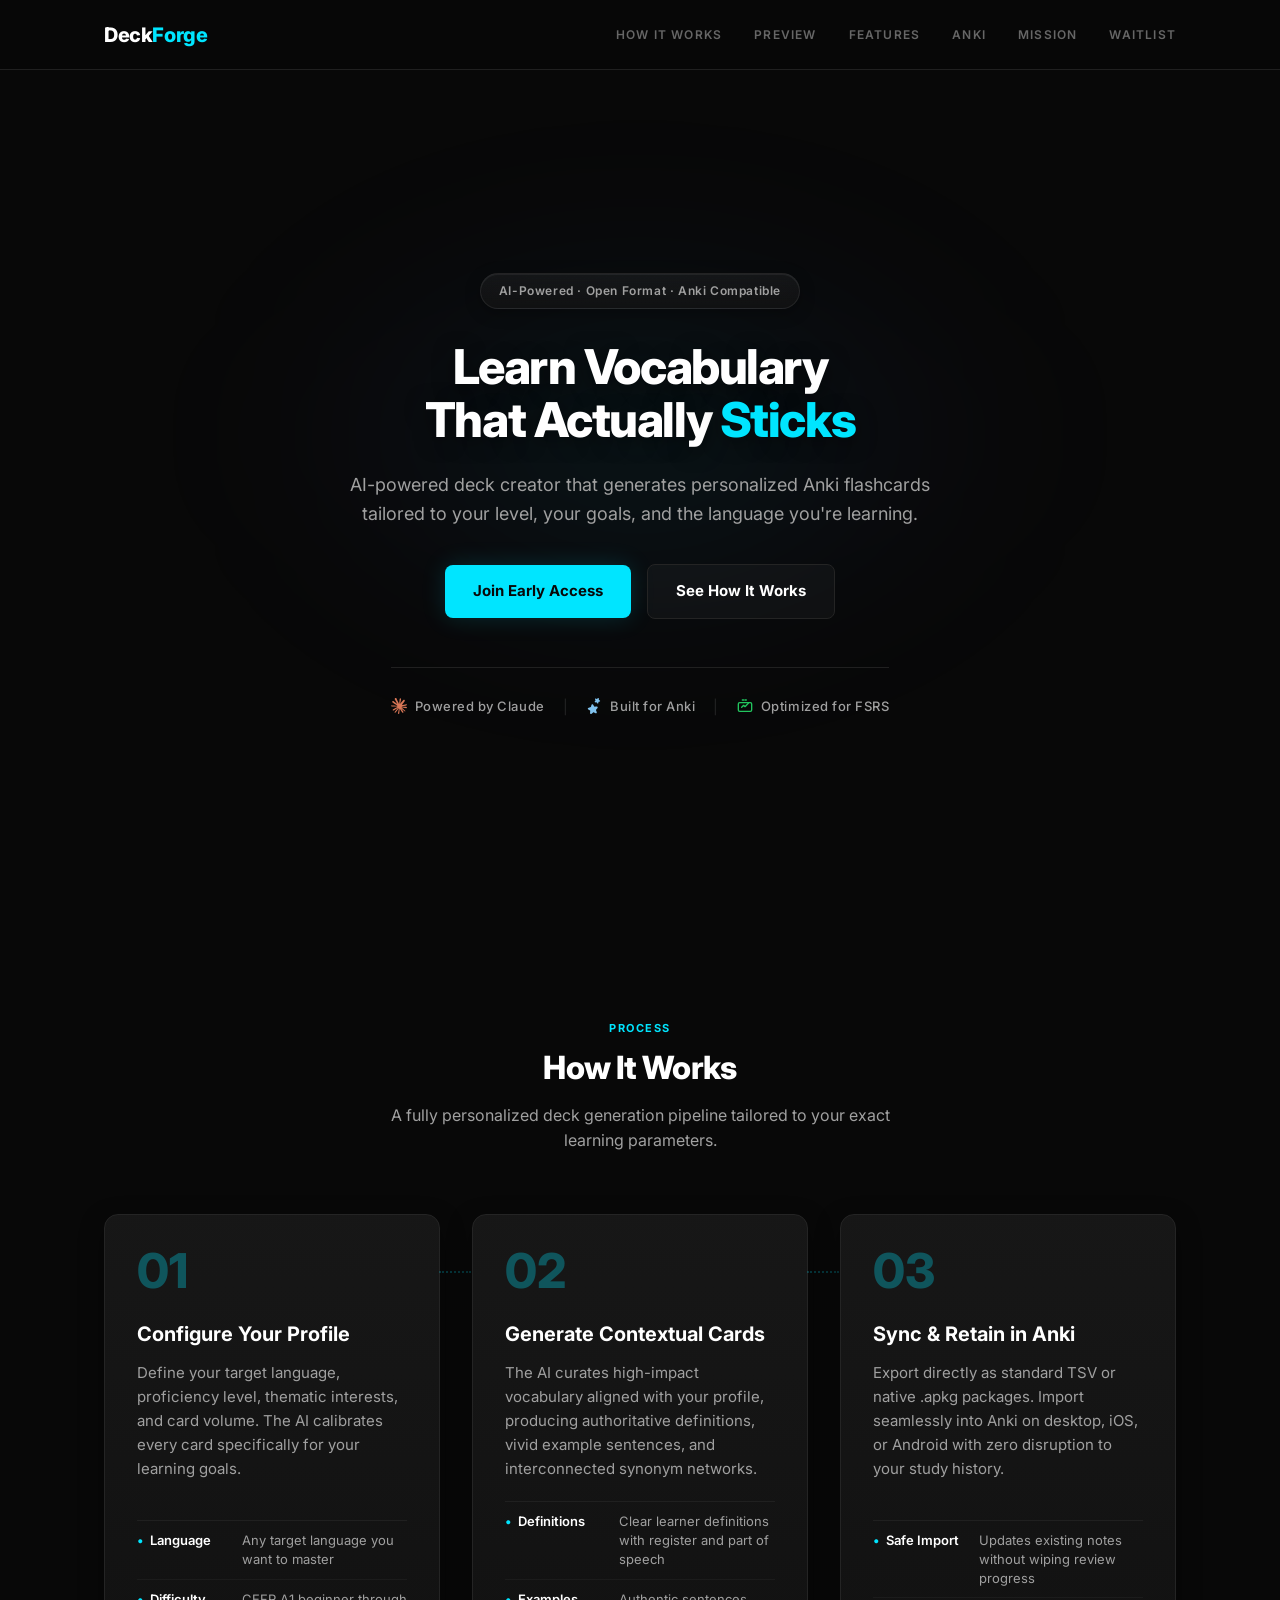
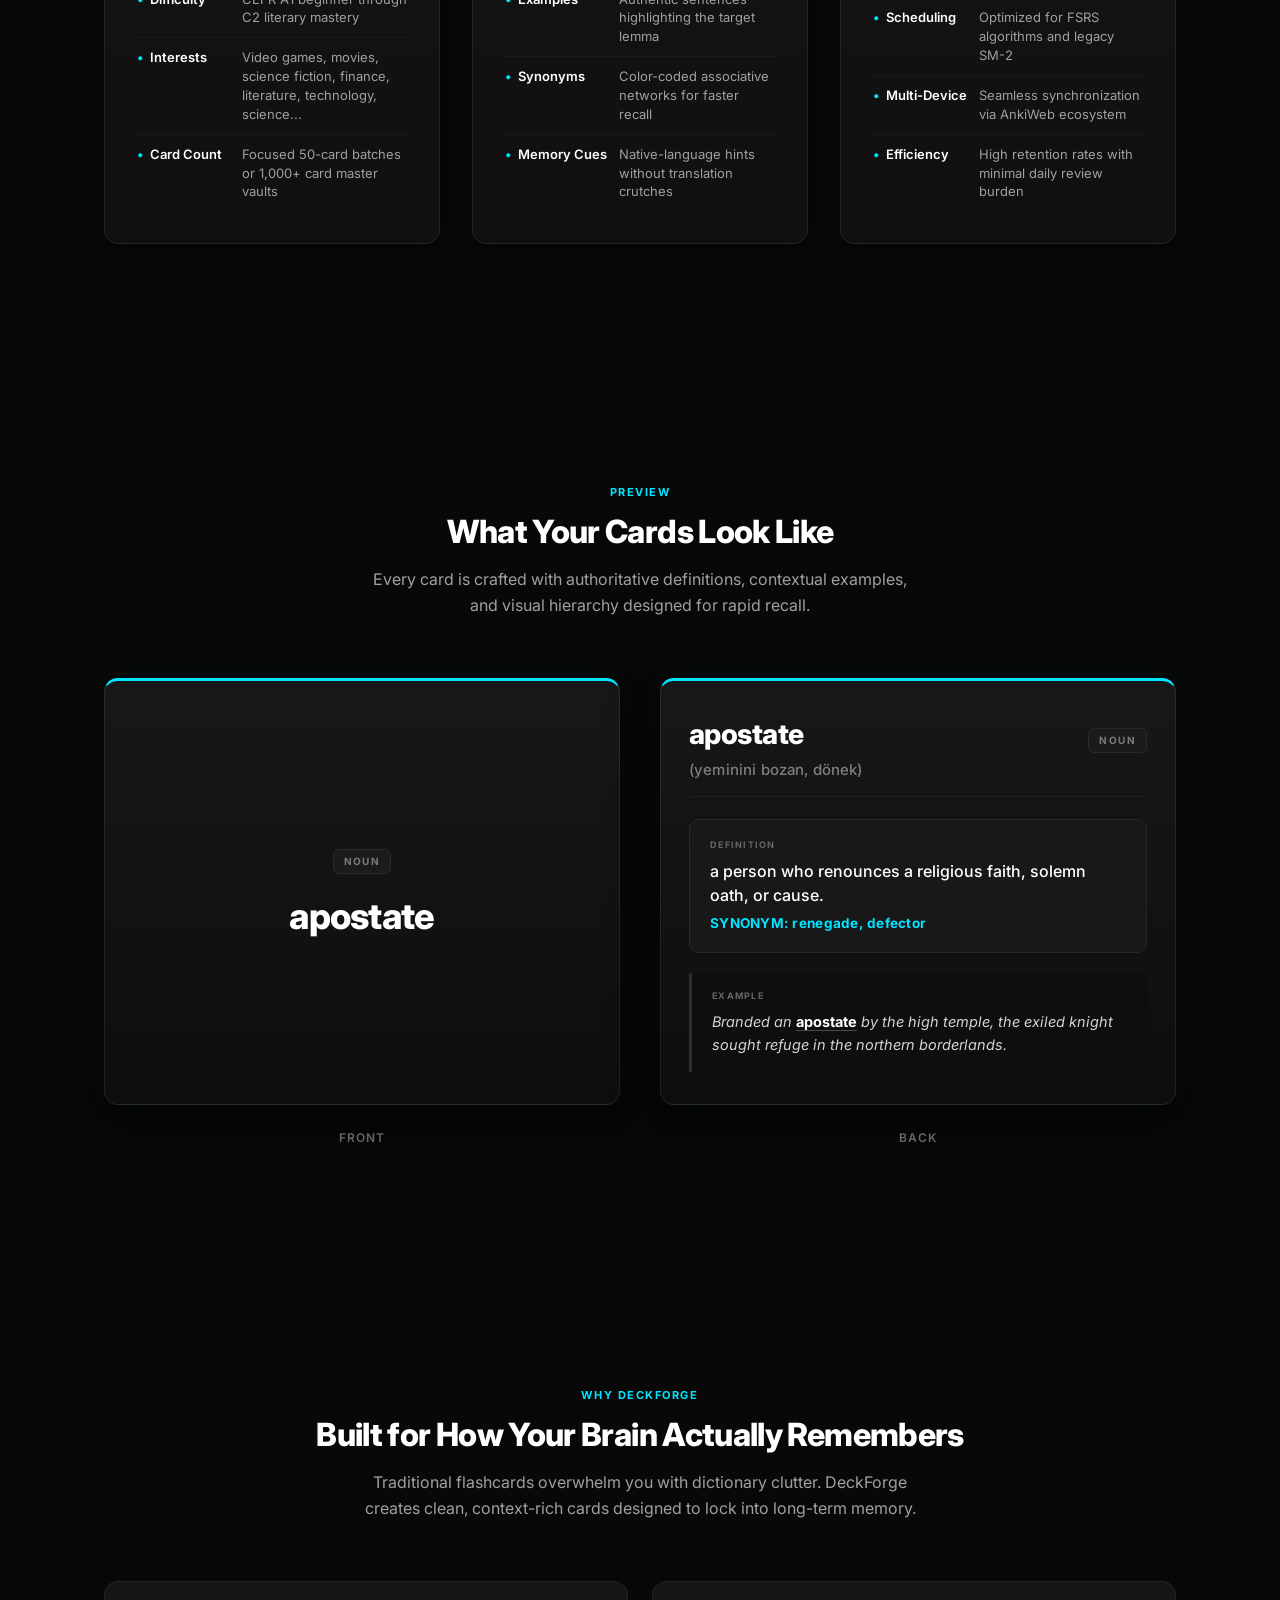
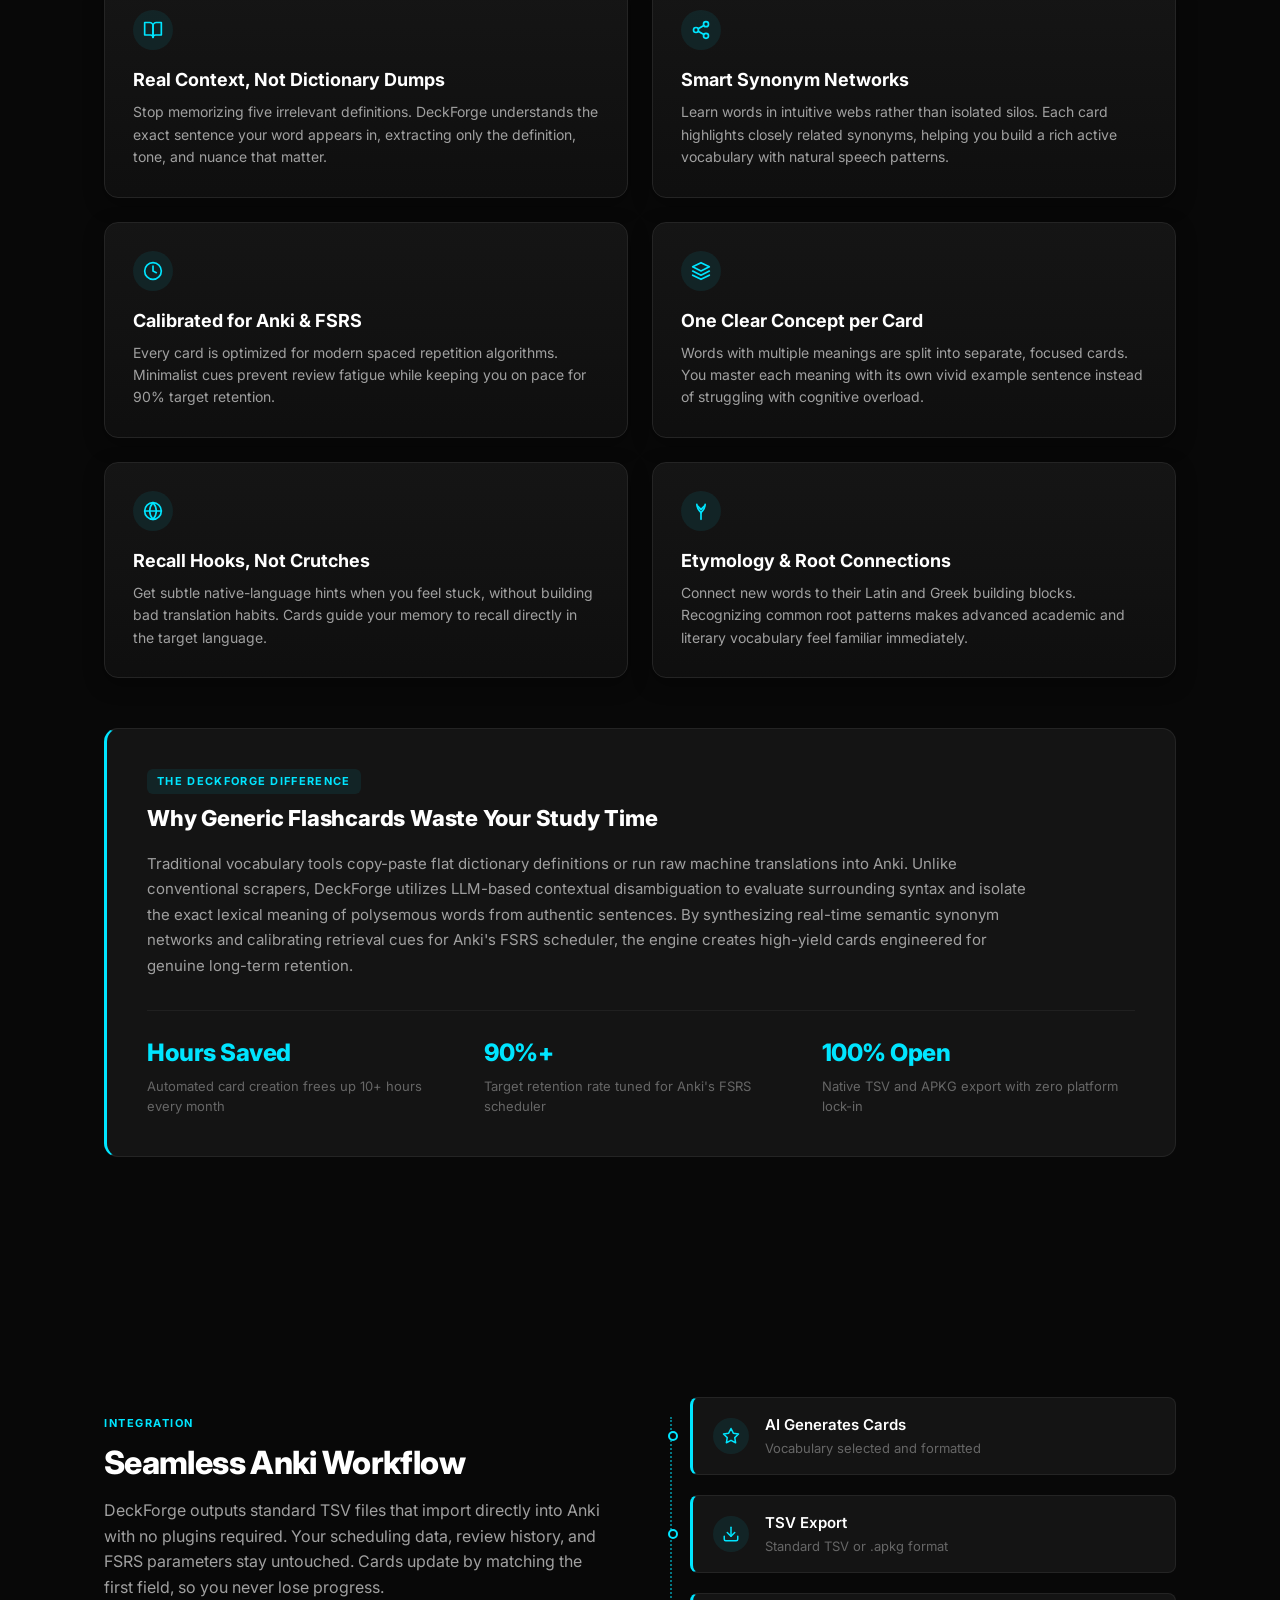
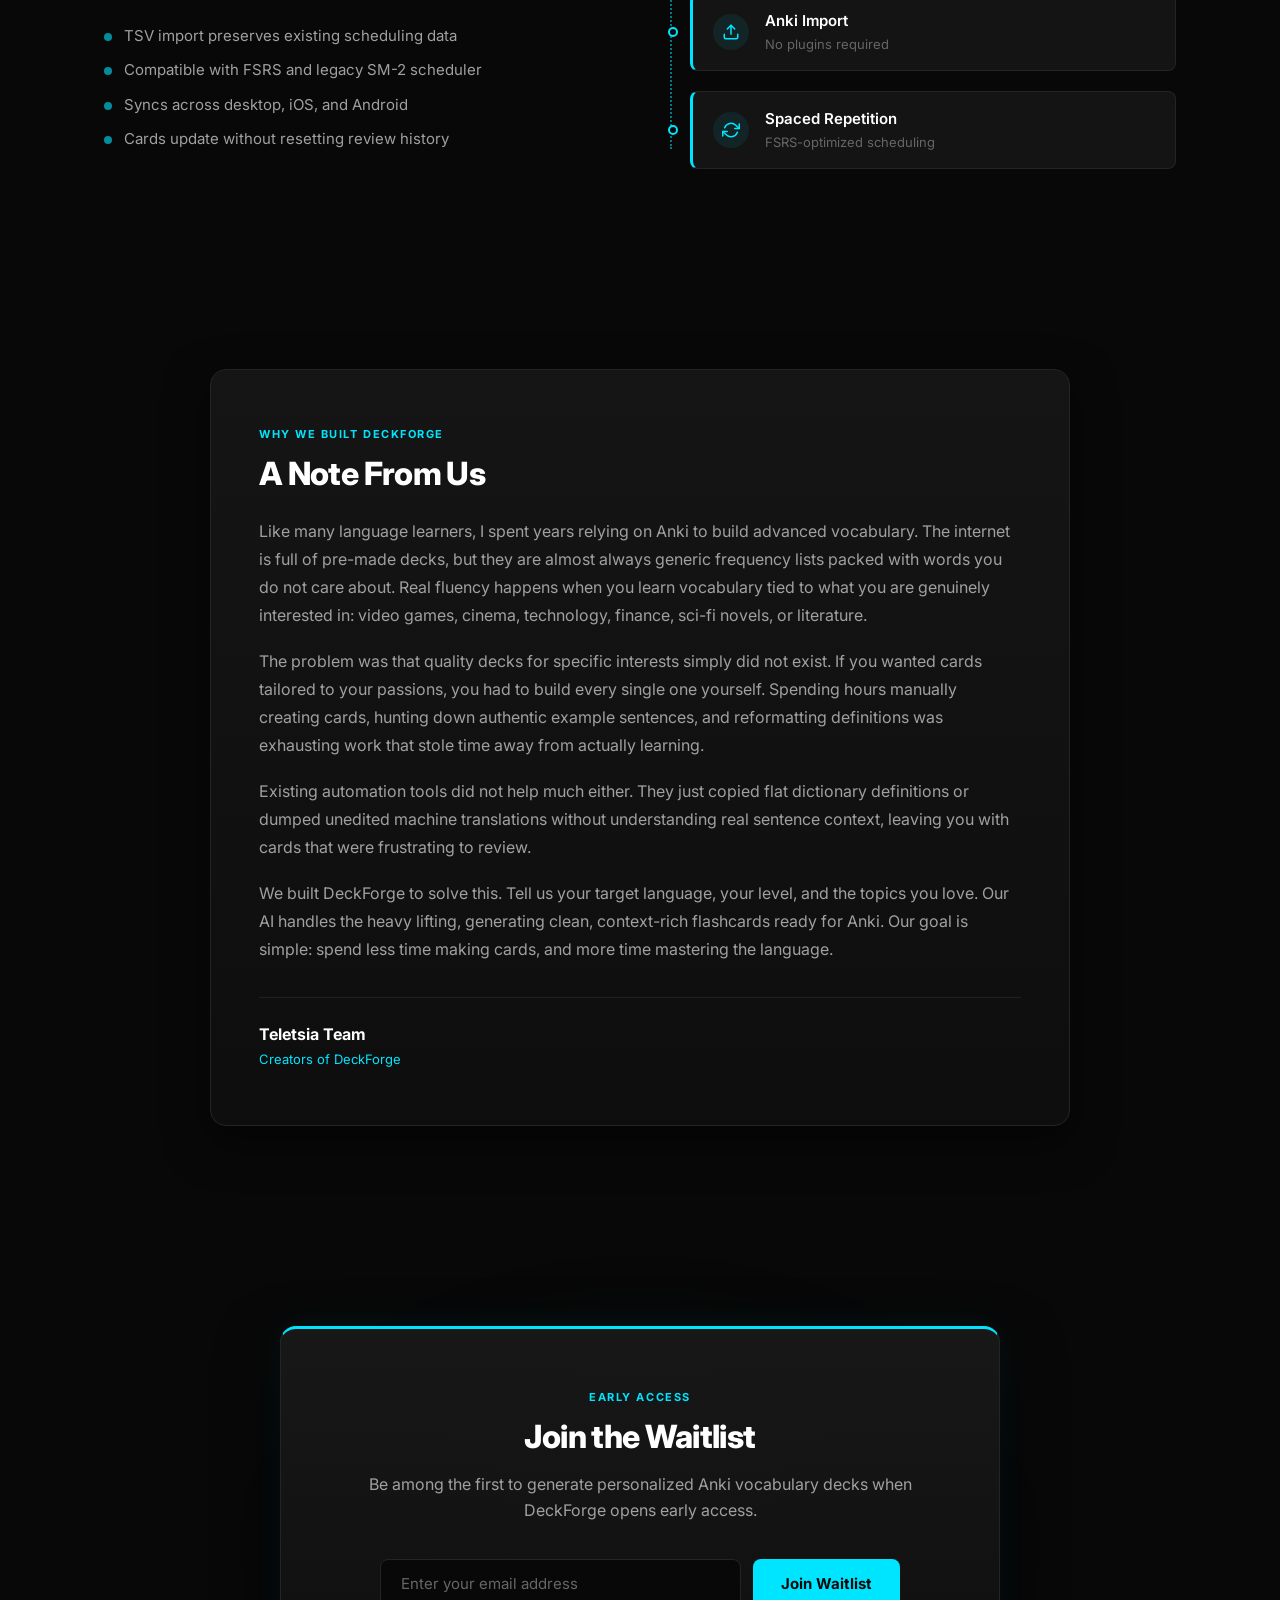
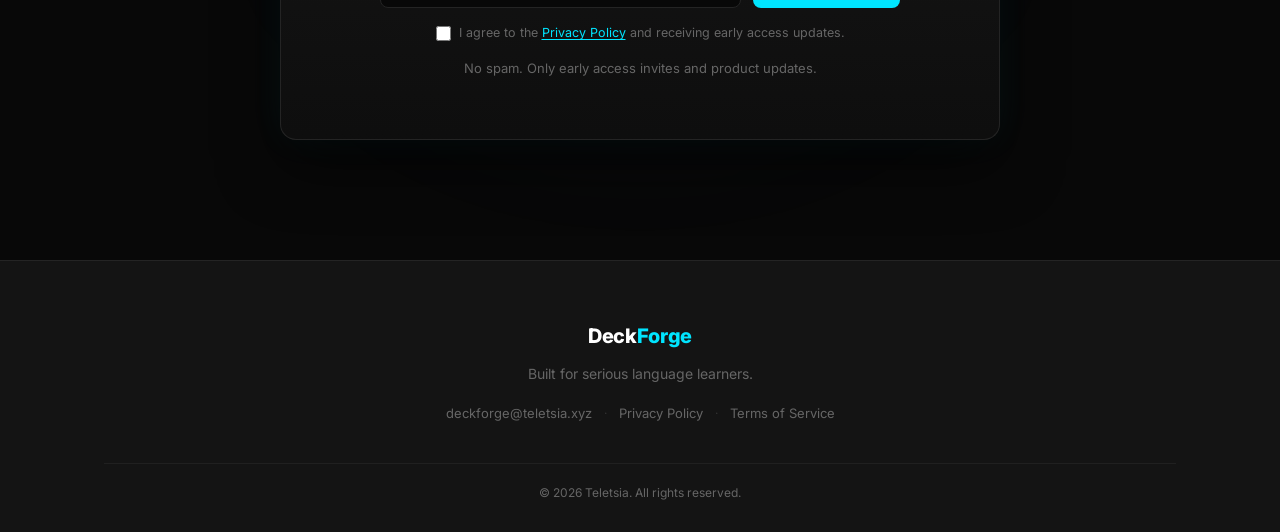
<file: index.html>
<!DOCTYPE html>
<html lang="en">
<head>
  <meta charset="UTF-8">
  <meta name="viewport" content="width=device-width, initial-scale=1.0">
  <title>DeckForge | AI-Powered Anki Flashcards</title>
  <meta name="description" content="Generate personalized Anki flashcard decks tailored to your level, your goals, and the language you are learning.">
  <meta property="og:title" content="DeckForge | AI-Powered Anki Flashcards">
  <meta property="og:description" content="Generate personalized Anki flashcard decks tailored to your level, your goals, and the language you are learning.">
  <meta property="og:url" content="https://deckforge.teletsia.xyz">
  <meta property="og:type" content="website">
  <meta name="twitter:card" content="summary_large_image">
  <meta name="twitter:title" content="DeckForge | AI-Powered Anki Flashcards">
  <meta name="twitter:description" content="Generate personalized Anki flashcard decks tailored to your level, your goals, and the language you are learning.">
  <link rel="icon" type="image/png" sizes="64x64" href="assets/favicon-64.png">
  <link rel="icon" type="image/png" href="assets/favicon.png">
  <link rel="icon" type="image/svg+xml" href="assets/favicon.svg">
  <link rel="stylesheet" href="css/style.css">
  <script>
    if (typeof window !== 'undefined' && window.location.protocol.startsWith('http')) {
      const p = window.location.pathname;
      if (p.endsWith('.html')) {
        let c = p.slice(0, -5);
        if (c.endsWith('/index')) c = c.slice(0, -5);
        if (!c) c = '/';
        window.history.replaceState(null, '', c + window.location.search + window.location.hash);
      }
    }
  </script>
</head>
<body>
  <nav class="navbar">
    <div class="container">
      <a href="#hero" class="logo">Deck<span class="logo-accent">Forge</span></a>
      <button class="hamburger" aria-label="Menu">
        <span></span>
        <span></span>
        <span></span>
      </button>
      <div class="nav-links">
        <a href="#how-it-works">How It Works</a>
        <a href="#card-preview">Preview</a>
        <a href="#features">Features</a>
        <a href="#anki-integration">Anki</a>
        <a href="#mission">Mission</a>
        <a href="#waitlist">Waitlist</a>
      </div>
    </div>
  </nav>

  <main>
    <section id="hero">
      <div class="container">
        <div class="hero-content">
          <div class="hero-badge">AI-Powered · Open Format · Anki Compatible</div>
          <h1 class="hero-title">Learn Vocabulary<br>That Actually <span class="text-accent">Sticks</span></h1>
          <p class="hero-subtitle">AI-powered deck creator that generates personalized Anki flashcards tailored to your level, your goals, and the language you're learning.</p>
          <div class="hero-ctas">
            <a href="#waitlist" class="btn btn-primary hero-btn-primary" id="hero-cta-btn">Join Early Access</a>
            <a href="#how-it-works" class="btn btn-secondary hero-btn-secondary">See How It Works</a>
          </div>
          <div class="hero-trust-bar">
            <span class="trust-item">
              <svg class="trust-icon trust-icon-claude" viewBox="0 0 100 100" fill="#D97757" aria-hidden="true">
                <path d="m19.6 66.5 19.7-11 .3-1-.3-.5h-1l-3.3-.2-11.2-.3L14 53l-9.5-.5-2.4-.5L0 49l.2-1.5 2-1.3 2.9.2 6.3.5 9.5.6 6.9.4L38 49.1h1.6l.2-.7-.5-.4-.4-.4L29 41l-10.6-7-5.6-4.1-3-2-1.5-2-.6-4.2 2.7-3 3.7.3.9.2 3.7 2.9 8 6.1L37 36l1.5 1.2.6-.4.1-.3-.7-1.1L33 25l-6-10.4-2.7-4.3-.7-2.6c-.3-1-.4-2-.4-3l3-4.2L28 0l4.2.6L33.8 2l2.6 6 4.1 9.3L47 29.9l2 3.8 1 3.4.3 1h.7v-.5l.5-7.2 1-8.7 1-11.2.3-3.2 1.6-3.8 3-2L61 2.6l2 2.9-.3 1.8-1.1 7.7L59 27.1l-1.5 8.2h.9l1-1.1 4.1-5.4 6.9-8.6 3-3.5L77 13l2.3-1.8h4.3l3.1 4.7-1.4 4.9-4.4 5.6-3.7 4.7-5.3 7.1-3.2 5.7.3.4h.7l12-2.6 6.4-1.1 7.6-1.3 3.5 1.6.4 1.6-1.4 3.4-8.2 2-9.6 2-14.3 3.3-.2.1.2.3 6.4.6 2.8.2h6.8l12.6 1 3.3 2 1.9 2.7-.3 2-5.1 2.6-6.8-1.6-16-3.8-5.4-1.3h-.8v.4l4.6 4.5 8.3 7.5L89 80.1l.5 2.4-1.3 2-1.4-.2-9.2-7-3.6-3-8-6.8h-.5v.7l1.8 2.7 9.8 14.7.5 4.5-.7 1.4-2.6 1-2.7-.6-5.8-8-6-9-4.7-8.2-.5.4-2.9 30.2-1.3 1.5-3 1.2-2.5-2-1.4-3 1.4-6.2 1.6-8 1.3-6.4 1.2-7.9.7-2.6v-.2H49L43 72l-9 12.3-7.2 7.6-1.7.7-3-1.5.3-2.8L24 86l10-12.8 6-7.9 4-4.6-.1-.5h-.3L17.2 77.4l-4.7.6-2-2 .2-3 1-1 8-5.5Z"/>
              </svg>
              <span>Powered by Claude</span>
            </span>
            <span class="trust-sep">|</span>
            <span class="trust-item">
              <svg class="trust-icon trust-icon-anki" viewBox="0 0 24 24" fill="#80C2EE" aria-hidden="true">
                <path d="m15.845 22.627-.169.131-.182.091c-.109.042-.23.069-.362.079-.27.021-.611-.036-.989-.16-.686-.223-1.537-.67-2.256-.973-.343-.145-.633-.281-.829-.254-.197.027-.44.236-.73.467-.611.486-1.311 1.145-1.91 1.546-.331.22-.644.368-.91.42-.13.026-.255.032-.37.021l-.201-.038-.196-.082-.177-.119-.143-.145a1.3 1.3 0 0 1-.187-.32c-.104-.25-.154-.593-.154-.99.001-.721.164-1.669.23-2.447.031-.37.07-.687-.016-.866-.087-.178-.359-.345-.67-.55-.65-.431-1.494-.893-2.06-1.34-.312-.246-.548-.498-.681-.735a1.3 1.3 0 0 1-.134-.345l-.025-.202.016-.213.059-.205.094-.18c.064-.097.145-.191.246-.277.207-.175.517-.33.895-.452.685-.222 1.637-.361 2.397-.539.362-.084.676-.145.819-.281.144-.138.217-.45.316-.808.209-.752.387-1.696.638-2.373.138-.373.305-.676.489-.874.091-.098.187-.176.286-.235l.185-.086.207-.051.214-.006.2.033c.113.03.226.079.339.148.231.143.473.389.706.711.424.584.85 1.446 1.253 2.114.192.318.347.598.522.692.174.094.494.068.865.052.78-.034 1.734-.157 2.455-.128.397.017.736.081.983.195.12.055.223.123.31.201l.14.148.112.181.072.201.03.202c.007.115-.005.238-.036.368-.063.263-.223.57-.457.891-.425.583-1.113 1.254-1.623 1.845-.244.281-.463.514-.498.71-.035.194.089.49.219.838.273.731.684 1.601.879 2.295.108.382.151.725.119.995-.015.131-.049.252-.095.358l-.098.179zm-1.54-18.929c-.018-.057-.07-.226-.122-.346-.17-.387-.418-.846-.544-1.216-.166-.483-.099-.88.102-1.096.201-.214.592-.308 1.086-.177.377.1.851.316 1.249.458.125.044.297.084.354.096.047-.032.193-.134.291-.221.316-.282.675-.659.988-.894.408-.305.807-.366 1.074-.241.266.124.476.468.504.977.021.391-.037.909-.049 1.331-.004.132.011.309.017.366.046.035.187.142.301.209.365.213.835.438 1.155.662.417.294.597.655.56.947-.035.293-.296.599-.773.782-.365.141-.875.246-1.28.364-.126.037-.29.106-.343.129-.019.056-.077.223-.105.351-.091.413-.159.93-.274 1.304-.151.487-.438.77-.727.826s-.661-.098-.983-.494c-.246-.303-.504-.756-.742-1.105-.074-.11-.19-.243-.229-.287-.058-.001-.235-.004-.366.009-.421.042-.933.135-1.324.141-.51.008-.867-.177-1.011-.435-.142-.257-.11-.659.167-1.088.212-.328.563-.713.822-1.047.08-.104.171-.256.202-.305"/>
              </svg>
              <span>Built for Anki</span>
            </span>
            <span class="trust-sep">|</span>
            <span class="trust-item">
              <svg class="trust-icon trust-icon-fsrs" viewBox="0 0 24 24" fill="none" stroke="#22c55e" stroke-width="2" stroke-linecap="round" stroke-linejoin="round" aria-hidden="true">
                <path d="M4 7h16a2 2 0 0 1 2 2v9a2 2 0 0 1-2 2H4a2 2 0 0 1-2-2V9a2 2 0 0 1 2-2z" />
                <path d="M8 3h8" stroke-dasharray="2 2" />
                <path d="M7 14l3-3 2 2 5-5" />
              </svg>
              <span>Optimized for FSRS</span>
            </span>
          </div>
        </div>
      </div>
    </section>

    <section id="how-it-works">
      <div class="container">
        <div class="section-header">
          <span class="overline">Process</span>
          <h2 class="section-title">How It Works</h2>
          <p class="section-subtitle">A fully personalized deck generation pipeline tailored to your exact learning parameters.</p>
        </div>
        <div class="steps-grid">
          <div class="step-card fade-in">
            <span class="step-number">01</span>
            <h3 class="step-title">Configure Your Profile</h3>
            <p class="step-desc">Define your target language, proficiency level, thematic interests, and card volume. The AI calibrates every card specifically for your learning goals.</p>
            <table class="step-table">
              <tbody>
                <tr>
                  <td class="table-key">Language</td>
                  <td class="table-val">Any target language you want to master</td>
                </tr>
                <tr>
                  <td class="table-key">Difficulty</td>
                  <td class="table-val">CEFR A1 beginner through C2 literary mastery</td>
                </tr>
                <tr>
                  <td class="table-key">Interests</td>
                  <td class="table-val">Video games, movies, science fiction, finance, literature, technology, science...</td>
                </tr>
                <tr>
                  <td class="table-key">Card Count</td>
                  <td class="table-val">Focused 50-card batches or 1,000+ card master vaults</td>
                </tr>
              </tbody>
            </table>
          </div>
          <div class="step-card fade-in">
            <span class="step-number">02</span>
            <h3 class="step-title">Generate Contextual Cards</h3>
            <p class="step-desc">The AI curates high-impact vocabulary aligned with your profile, producing authoritative definitions, vivid example sentences, and interconnected synonym networks.</p>
            <table class="step-table">
              <tbody>
                <tr>
                  <td class="table-key">Definitions</td>
                  <td class="table-val">Clear learner definitions with register and part of speech</td>
                </tr>
                <tr>
                  <td class="table-key">Examples</td>
                  <td class="table-val">Authentic sentences highlighting the target lemma</td>
                </tr>
                <tr>
                  <td class="table-key">Synonyms</td>
                  <td class="table-val">Color-coded associative networks for faster recall</td>
                </tr>
                <tr>
                  <td class="table-key">Memory Cues</td>
                  <td class="table-val">Native-language hints without translation crutches</td>
                </tr>
              </tbody>
            </table>
          </div>
          <div class="step-card fade-in">
            <span class="step-number">03</span>
            <h3 class="step-title">Sync & Retain in Anki</h3>
            <p class="step-desc">Export directly as standard TSV or native .apkg packages. Import seamlessly into Anki on desktop, iOS, or Android with zero disruption to your study history.</p>
            <table class="step-table">
              <tbody>
                <tr>
                  <td class="table-key">Safe Import</td>
                  <td class="table-val">Updates existing notes without wiping review progress</td>
                </tr>
                <tr>
                  <td class="table-key">Scheduling</td>
                  <td class="table-val">Optimized for FSRS algorithms and legacy SM-2</td>
                </tr>
                <tr>
                  <td class="table-key">Multi-Device</td>
                  <td class="table-val">Seamless synchronization via AnkiWeb ecosystem</td>
                </tr>
                <tr>
                  <td class="table-key">Efficiency</td>
                  <td class="table-val">High retention rates with minimal daily review burden</td>
                </tr>
              </tbody>
            </table>
          </div>
        </div>
      </div>
    </section>

    <section id="card-preview">
      <div class="container">
        <div class="section-header">
          <span class="overline">Preview</span>
          <h2 class="section-title">What Your Cards Look Like</h2>
          <p class="section-subtitle">Every card is crafted with authoritative definitions, contextual examples, and visual hierarchy designed for rapid recall.</p>
        </div>
        <div class="preview-area">
          <div class="preview-grid">
            <!-- Front Card -->
            <div class="preview-col">
              <div class="card-box">
                <div class="front-center">
                  <div class="badge-row">
                    <span class="type-badge">NOUN</span>
                  </div>
                  <div class="word-title">apostate</div>
                </div>
              </div>
              <span class="preview-label">Front</span>
            </div>

            <!-- Back Card -->
            <div class="preview-col">
              <div class="card-box">
                <div class="header-row">
                  <div class="word-group">
                    <span class="word-title-back">apostate</span>
                    <span class="turkish-cue">(yeminini bozan, dönek)</span>
                  </div>
                  <span class="type-badge">NOUN</span>
                </div>
                <div class="meaning-box">
                  <div class="section-label">DEFINITION</div>
                  <div class="meaning-text">a person who renounces a religious faith, solemn oath, or cause.<br>
                    <span class="synonym-tag"><b>SYNONYM:</b> renegade, defector</span>
                  </div>
                </div>
                <div class="sentence-box">
                  <div class="section-label">EXAMPLE</div>
                  <p class="quote-text">Branded an <b>apostate</b> by the high temple, the exiled knight sought refuge in the northern borderlands.</p>
                </div>
              </div>
              <span class="preview-label">Back</span>
            </div>
          </div>
        </div>
      </div>
    </section>

    <section id="features">
      <div class="container">
        <div class="section-header">
          <span class="overline">Why DeckForge</span>
          <h2 class="section-title">Built for How Your Brain Actually Remembers</h2>
          <p class="section-subtitle">Traditional flashcards overwhelm you with dictionary clutter. DeckForge creates clean, context-rich cards designed to lock into long-term memory.</p>
        </div>
        <div class="features-grid">
          <div class="feature-card fade-in">
            <div class="feature-icon">
              <svg viewBox="0 0 24 24" fill="none" stroke="currentColor" stroke-width="2" stroke-linecap="round" stroke-linejoin="round" aria-hidden="true">
                <path d="M2 3h6a4 4 0 0 1 4 4v14a3 3 0 0 0-3-3H2z"></path>
                <path d="M22 3h-6a4 4 0 0 0-4 4v14a3 3 0 0 1 3-3h7z"></path>
              </svg>
            </div>
            <h3 class="feature-title">Real Context, Not Dictionary Dumps</h3>
            <p class="feature-desc">Stop memorizing five irrelevant definitions. DeckForge understands the exact sentence your word appears in, extracting only the definition, tone, and nuance that matter.</p>
          </div>
          
          <div class="feature-card fade-in">
            <div class="feature-icon">
              <svg viewBox="0 0 24 24" fill="none" stroke="currentColor" stroke-width="2" stroke-linecap="round" stroke-linejoin="round" aria-hidden="true">
                <circle cx="18" cy="5" r="3"></circle>
                <circle cx="6" cy="12" r="3"></circle>
                <circle cx="18" cy="19" r="3"></circle>
                <line x1="8.59" y1="13.51" x2="15.42" y2="17.49"></line>
                <line x1="15.41" y1="6.51" x2="8.59" y2="10.49"></line>
              </svg>
            </div>
            <h3 class="feature-title">Smart Synonym Networks</h3>
            <p class="feature-desc">Learn words in intuitive webs rather than isolated silos. Each card highlights closely related synonyms, helping you build a rich active vocabulary with natural speech patterns.</p>
          </div>

          <div class="feature-card fade-in">
            <div class="feature-icon">
              <svg viewBox="0 0 24 24" fill="none" stroke="currentColor" stroke-width="2" stroke-linecap="round" stroke-linejoin="round" aria-hidden="true">
                <circle cx="12" cy="12" r="10"></circle>
                <polyline points="12 6 12 12 16 14"></polyline>
              </svg>
            </div>
            <h3 class="feature-title">Calibrated for Anki & FSRS</h3>
            <p class="feature-desc">Every card is optimized for modern spaced repetition algorithms. Minimalist cues prevent review fatigue while keeping you on pace for 90% target retention.</p>
          </div>

          <div class="feature-card fade-in">
            <div class="feature-icon">
              <svg viewBox="0 0 24 24" fill="none" stroke="currentColor" stroke-width="2" stroke-linecap="round" stroke-linejoin="round" aria-hidden="true">
                <polygon points="12 2 2 7 12 12 22 7 12 2"></polygon>
                <polyline points="2 12 12 17 22 12"></polyline>
                <polyline points="2 17 12 22 22 17"></polyline>
              </svg>
            </div>
            <h3 class="feature-title">One Clear Concept per Card</h3>
            <p class="feature-desc">Words with multiple meanings are split into separate, focused cards. You master each meaning with its own vivid example sentence instead of struggling with cognitive overload.</p>
          </div>

          <div class="feature-card fade-in">
            <div class="feature-icon">
              <svg viewBox="0 0 24 24" fill="none" stroke="currentColor" stroke-width="2" stroke-linecap="round" stroke-linejoin="round" aria-hidden="true">
                <circle cx="12" cy="12" r="10"></circle>
                <line x1="2" y1="12" x2="22" y2="12"></line>
                <path d="M12 2a15.3 15.3 0 0 1 4 10 15.3 15.3 0 0 1-4 10 15.3 15.3 0 0 1-4-10 15.3 15.3 0 0 1 4-10z"></path>
              </svg>
            </div>
            <h3 class="feature-title">Recall Hooks, Not Crutches</h3>
            <p class="feature-desc">Get subtle native-language hints when you feel stuck, without building bad translation habits. Cards guide your memory to recall directly in the target language.</p>
          </div>

          <div class="feature-card fade-in">
            <div class="feature-icon">
              <svg viewBox="0 0 24 24" fill="none" stroke="currentColor" stroke-width="2" stroke-linecap="round" stroke-linejoin="round" aria-hidden="true">
                <path d="M12 22v-8"></path>
                <path d="M12 14c-4-4-5-8-5-10"></path>
                <path d="M12 14c4-4 5-8 5-10"></path>
                <path d="M12 10l-4-4"></path>
                <path d="M12 10l4-4"></path>
              </svg>
            </div>
            <h3 class="feature-title">Etymology & Root Connections</h3>
            <p class="feature-desc">Connect new words to their Latin and Greek building blocks. Recognizing common root patterns makes advanced academic and literary vocabulary feel familiar immediately.</p>
          </div>
        </div>

        <div class="tech-deepdive fade-in">
          <div class="tech-deepdive-header">
            <span class="tech-badge">The DeckForge Difference</span>
            <h3 class="tech-deepdive-title">Why Generic Flashcards Waste Your Study Time</h3>
          </div>
          <p class="tech-deepdive-desc">
            Traditional vocabulary tools copy-paste flat dictionary definitions or run raw machine translations into Anki. Unlike conventional scrapers, DeckForge utilizes LLM-based contextual disambiguation to evaluate surrounding syntax and isolate the exact lexical meaning of polysemous words from authentic sentences. By synthesizing real-time semantic synonym networks and calibrating retrieval cues for Anki's FSRS scheduler, the engine creates high-yield cards engineered for genuine long-term retention.
          </p>
          <div class="tech-metrics">
            <div class="tech-metric">
              <span class="metric-num">Hours Saved</span>
              <span class="metric-label">Automated card creation frees up 10+ hours every month</span>
            </div>
            <div class="tech-metric">
              <span class="metric-num">90%+</span>
              <span class="metric-label">Target retention rate tuned for Anki's FSRS scheduler</span>
            </div>
            <div class="tech-metric">
              <span class="metric-num">100% Open</span>
              <span class="metric-label">Native TSV and APKG export with zero platform lock-in</span>
            </div>
          </div>
        </div>
      </div>
    </section>

    <section id="anki-integration" class="section">
      <div class="container">
        <div class="integration-split">
          <div class="integration-content">
            <span class="overline">Integration</span>
            <h2 class="section-title">Seamless Anki Workflow</h2>
            <p>DeckForge outputs standard TSV files that import directly into Anki with no plugins required. Your scheduling data, review history, and FSRS parameters stay untouched. Cards update by matching the first field, so you never lose progress.</p>
            <ul class="integration-list">
              <li>TSV import preserves existing scheduling data</li>
              <li>Compatible with FSRS and legacy SM-2 scheduler</li>
              <li>Syncs across desktop, iOS, and Android</li>
              <li>Cards update without resetting review history</li>
            </ul>
          </div>
          <div class="integration-workflow">
            <div class="workflow-step">
              <div class="workflow-icon">
                <svg viewBox="0 0 24 24" fill="none" stroke="currentColor" stroke-width="2" stroke-linecap="round" stroke-linejoin="round" aria-hidden="true">
                  <polygon points="12 2 15.09 8.26 22 9.27 17 14.14 18.18 21.02 12 17.77 5.82 21.02 7 14.14 2 9.27 8.91 8.26 12 2"></polygon>
                </svg>
              </div>
              <div class="workflow-text">
                <span class="workflow-step-title">AI Generates Cards</span>
                <span class="workflow-step-desc">Vocabulary selected and formatted</span>
              </div>
            </div>
            
            <div class="workflow-step">
              <div class="workflow-icon">
                <svg viewBox="0 0 24 24" fill="none" stroke="currentColor" stroke-width="2" stroke-linecap="round" stroke-linejoin="round" aria-hidden="true">
                  <path d="M21 15v4a2 2 0 0 1-2 2H5a2 2 0 0 1-2-2v-4"></path>
                  <polyline points="7 10 12 15 17 10"></polyline>
                  <line x1="12" y1="15" x2="12" y2="3"></line>
                </svg>
              </div>
              <div class="workflow-text">
                <span class="workflow-step-title">TSV Export</span>
                <span class="workflow-step-desc">Standard TSV or .apkg format</span>
              </div>
            </div>
            
            <div class="workflow-step">
              <div class="workflow-icon">
                <svg viewBox="0 0 24 24" fill="none" stroke="currentColor" stroke-width="2" stroke-linecap="round" stroke-linejoin="round" aria-hidden="true">
                  <path d="M21 15v4a2 2 0 0 1-2 2H5a2 2 0 0 1-2-2v-4"></path>
                  <polyline points="17 8 12 3 7 8"></polyline>
                  <line x1="12" y1="3" x2="12" y2="15"></line>
                </svg>
              </div>
              <div class="workflow-text">
                <span class="workflow-step-title">Anki Import</span>
                <span class="workflow-step-desc">No plugins required</span>
              </div>
            </div>
            
            <div class="workflow-step">
              <div class="workflow-icon">
                <svg viewBox="0 0 24 24" fill="none" stroke="currentColor" stroke-width="2" stroke-linecap="round" stroke-linejoin="round" aria-hidden="true">
                  <polyline points="23 4 23 10 17 10"></polyline>
                  <polyline points="1 20 1 14 7 14"></polyline>
                  <path d="M3.51 9a9 9 0 0 1 14.85-3.36L23 10M1 14l4.64 4.36A9 9 0 0 0 20.49 15"></path>
                </svg>
              </div>
              <div class="workflow-text">
                <span class="workflow-step-title">Spaced Repetition</span>
                <span class="workflow-step-desc">FSRS-optimized scheduling</span>
              </div>
            </div>
          </div>
        </div>
      </div>
    </section>

    <section id="mission" class="section founder-section">
      <div class="container">
        <div class="founder-card fade-in">
          <div class="founder-header">
            <span class="overline">Why We Built DeckForge</span>
            <h2 class="section-title">A Note From Us</h2>
          </div>
          <div class="founder-body">
            <p>
              Like many language learners, I spent years relying on Anki to build advanced vocabulary. The internet is full of pre-made decks, but they are almost always generic frequency lists packed with words you do not care about. Real fluency happens when you learn vocabulary tied to what you are genuinely interested in: video games, cinema, technology, finance, sci-fi novels, or literature.
            </p>
            <p>
              The problem was that quality decks for specific interests simply did not exist. If you wanted cards tailored to your passions, you had to build every single one yourself. Spending hours manually creating cards, hunting down authentic example sentences, and reformatting definitions was exhausting work that stole time away from actually learning.
            </p>
            <p>
              Existing automation tools did not help much either. They just copied flat dictionary definitions or dumped unedited machine translations without understanding real sentence context, leaving you with cards that were frustrating to review.
            </p>
            <p>
              We built DeckForge to solve this. Tell us your target language, your level, and the topics you love. Our AI handles the heavy lifting, generating clean, context-rich flashcards ready for Anki. Our goal is simple: spend less time making cards, and more time mastering the language.
            </p>
            <div class="founder-signoff">
              <span class="founder-team">Teletsia Team</span>
              <span class="founder-sub">Creators of DeckForge</span>
            </div>
          </div>
        </div>
      </div>
    </section>

    <section id="waitlist" class="section waitlist-section">
      <div class="container">
        <div class="waitlist-card fade-in">
          <span class="overline">Early Access</span>
          <h2 class="section-title">Join the Waitlist</h2>
          <p class="section-subtitle">Be among the first to generate personalized Anki vocabulary decks when DeckForge opens early access.</p>
          <form class="waitlist-form" id="waitlist-form" action="https://formsubmit.co/deckforge@teletsia.xyz" method="POST">
            <input type="hidden" name="_subject" value="New DeckForge Waitlist Submission">
            <input type="hidden" name="_captcha" value="false">
            <input type="hidden" name="_template" value="table">
            <input type="hidden" name="_next" value="https://deckforge.teletsia.xyz/thanks">
            <div class="waitlist-input-wrapper">
              <input type="email" name="email" class="waitlist-input" id="waitlist-email" placeholder="Enter your email address" required autocomplete="email" aria-label="Email address">
              <button type="submit" class="btn btn-primary waitlist-submit-btn">Join Waitlist</button>
            </div>
            <label class="waitlist-consent" for="waitlist-consent">
              <input type="checkbox" id="waitlist-consent" name="consent" required>
              <span>I agree to the <a href="/privacy" class="text-accent">Privacy Policy</a> and receiving early access updates.</span>
            </label>
            <p class="waitlist-note">No spam. Only early access invites and product updates.</p>
          </form>
        </div>
      </div>
    </section>
  </main>

  <footer class="footer">
    <div class="container">
      <div class="footer-top">
        <a href="#hero" class="logo">Deck<span class="logo-accent">Forge</span></a>
        <p class="footer-tagline">Built for serious language learners.</p>
        <div class="footer-links">
          <a href="mailto:&#100;&#101;&#99;&#107;&#102;&#111;&#114;&#103;&#101;&#64;&#116;&#101;&#108;&#101;&#116;&#115;&#105;&#97;&#46;&#120;&#121;&#122;" class="footer-link mail-link">&#100;&#101;&#99;&#107;&#102;&#111;&#114;&#103;&#101;&#64;&#116;&#101;&#108;&#101;&#116;&#115;&#105;&#97;&#46;&#120;&#121;&#122;</a>
          <span class="footer-sep">·</span>
          <a href="/privacy" class="footer-link">Privacy Policy</a>
          <span class="footer-sep">·</span>
          <a href="/terms" class="footer-link">Terms of Service</a>
        </div>
      </div>
      <div class="footer-bottom">
        <p class="copyright">© 2026 Teletsia. All rights reserved.</p>
      </div>
    </div>
  </footer>

  <script src="js/main.js"></script>
</body>
</html>
</file>
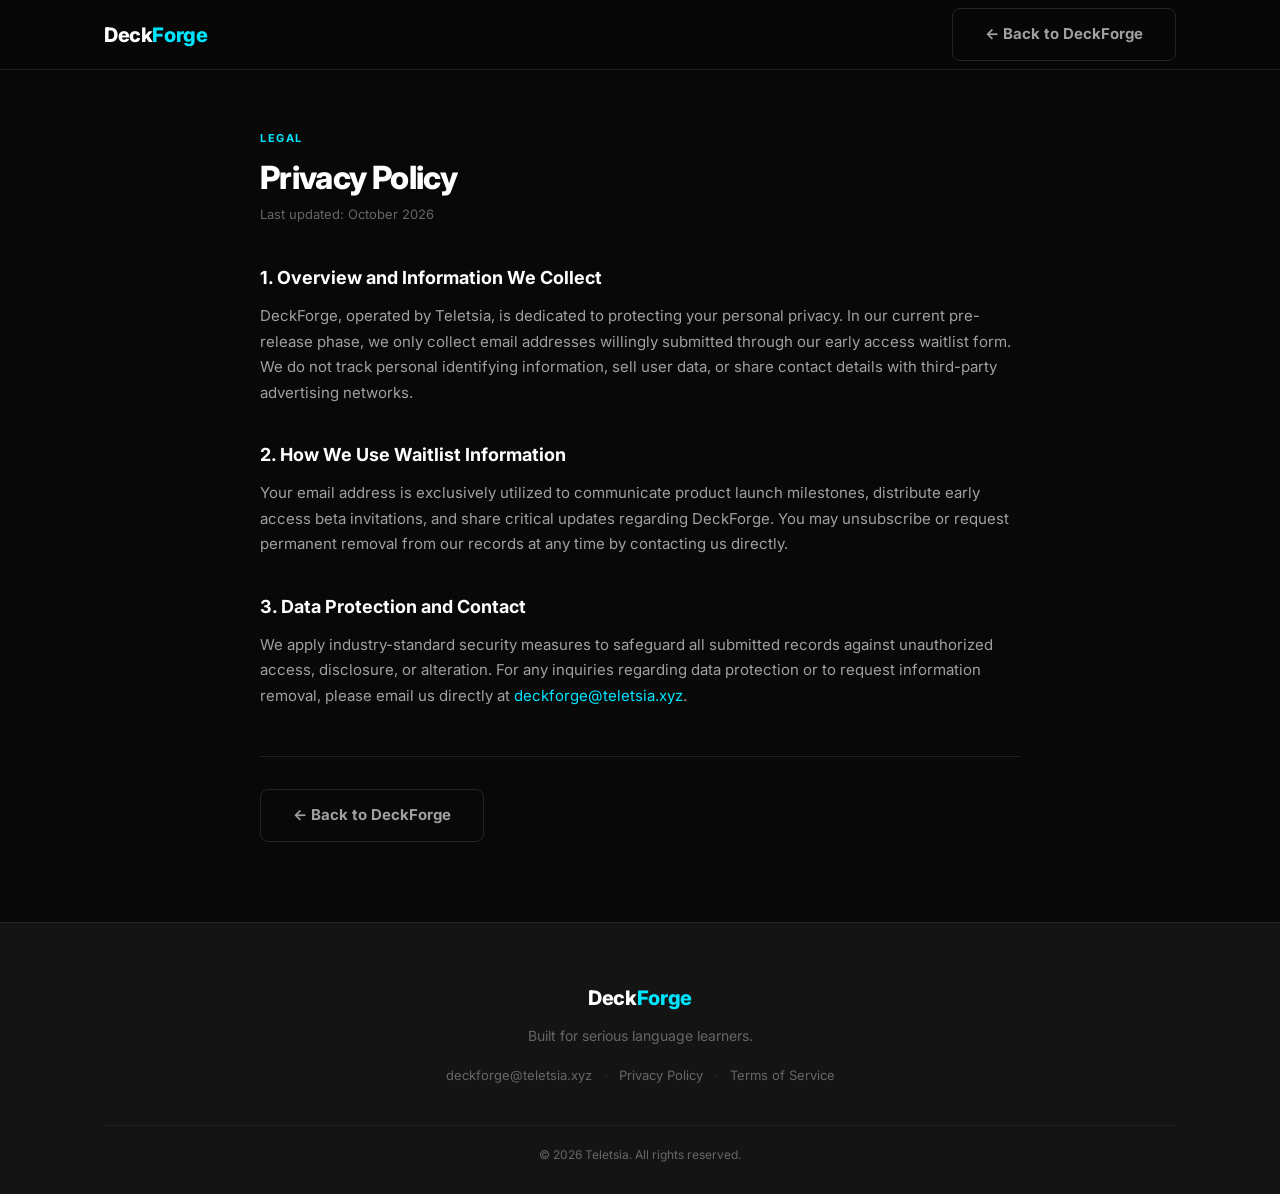
<file: privacy.html>
<!DOCTYPE html>
<html lang="en">
<head>
  <meta charset="UTF-8">
  <meta name="viewport" content="width=device-width, initial-scale=1.0">
  <title>Privacy Policy | DeckForge</title>
  <meta name="description" content="DeckForge Privacy Policy. Learn how we handle early access waitlist information and respect your privacy.">
  <meta property="og:title" content="Privacy Policy | DeckForge">
  <meta property="og:description" content="DeckForge Privacy Policy. Learn how we handle early access waitlist information and respect your privacy.">
  <meta property="og:url" content="https://deckforge.teletsia.xyz/privacy">
  <meta property="og:type" content="website">
  <meta name="twitter:card" content="summary">
  <meta name="twitter:title" content="Privacy Policy | DeckForge">
  <meta name="twitter:description" content="DeckForge Privacy Policy. Learn how we handle early access waitlist information and respect your privacy.">
  <link rel="icon" type="image/png" sizes="64x64" href="assets/favicon-64.png">
  <link rel="icon" type="image/png" href="assets/favicon.png">
  <link rel="icon" type="image/svg+xml" href="assets/favicon.svg">
  <link rel="stylesheet" href="css/style.css">
  <script>
    if (typeof window !== 'undefined' && window.location.protocol.startsWith('http')) {
      const p = window.location.pathname;
      if (p.endsWith('.html')) {
        let c = p.slice(0, -5);
        if (c.endsWith('/index')) c = c.slice(0, -5);
        if (!c) c = '/';
        window.history.replaceState(null, '', c + window.location.search + window.location.hash);
      }
    }
  </script>
</head>
<body>
  <nav class="navbar">
    <div class="container">
      <a href="/" class="logo">Deck<span class="logo-accent">Forge</span></a>
      <div class="nav-actions">
        <a href="/" class="btn btn-secondary nav-back-btn">← Back to DeckForge</a>
      </div>
    </div>
  </nav>

  <main class="legal-page">
    <div class="container">
      <div class="legal-content">
        <span class="overline">Legal</span>
        <h1 class="section-title">Privacy Policy</h1>
        <p class="legal-date">Last updated: October 2026</p>

        <section class="legal-section">
          <h2>1. Overview and Information We Collect</h2>
          <p>DeckForge, operated by Teletsia, is dedicated to protecting your personal privacy. In our current pre-release phase, we only collect email addresses willingly submitted through our early access waitlist form. We do not track personal identifying information, sell user data, or share contact details with third-party advertising networks.</p>
        </section>

        <section class="legal-section">
          <h2>2. How We Use Waitlist Information</h2>
          <p>Your email address is exclusively utilized to communicate product launch milestones, distribute early access beta invitations, and share critical updates regarding DeckForge. You may unsubscribe or request permanent removal from our records at any time by contacting us directly.</p>
        </section>

        <section class="legal-section">
          <h2>3. Data Protection and Contact</h2>
          <p>We apply industry-standard security measures to safeguard all submitted records against unauthorized access, disclosure, or alteration. For any inquiries regarding data protection or to request information removal, please email us directly at <a href="mailto:&#100;&#101;&#99;&#107;&#102;&#111;&#114;&#103;&#101;&#64;&#116;&#101;&#108;&#101;&#116;&#115;&#105;&#97;&#46;&#120;&#121;&#122;" class="text-accent mail-link">&#100;&#101;&#99;&#107;&#102;&#111;&#114;&#103;&#101;&#64;&#116;&#101;&#108;&#101;&#116;&#115;&#105;&#97;&#46;&#120;&#121;&#122;</a>.</p>
        </section>
        
        <div class="legal-back">
          <a href="/" class="btn btn-secondary">← Back to DeckForge</a>
        </div>
      </div>
    </div>
  </main>

  <footer class="footer">
    <div class="container">
      <div class="footer-top">
        <a href="/" class="logo">Deck<span class="logo-accent">Forge</span></a>
        <p class="footer-tagline">Built for serious language learners.</p>
        <div class="footer-links">
          <a href="mailto:&#100;&#101;&#99;&#107;&#102;&#111;&#114;&#103;&#101;&#64;&#116;&#101;&#108;&#101;&#116;&#115;&#105;&#97;&#46;&#120;&#121;&#122;" class="footer-link mail-link">&#100;&#101;&#99;&#107;&#102;&#111;&#114;&#103;&#101;&#64;&#116;&#101;&#108;&#101;&#116;&#115;&#105;&#97;&#46;&#120;&#121;&#122;</a>
          <span class="footer-sep">·</span>
          <a href="/privacy" class="footer-link">Privacy Policy</a>
          <span class="footer-sep">·</span>
          <a href="/terms" class="footer-link">Terms of Service</a>
        </div>
      </div>
      <div class="footer-bottom">
        <p class="copyright">© 2026 Teletsia. All rights reserved.</p>
      </div>
    </div>
  </footer>
  <script src="js/main.js"></script>
</body>
</html>
</file>
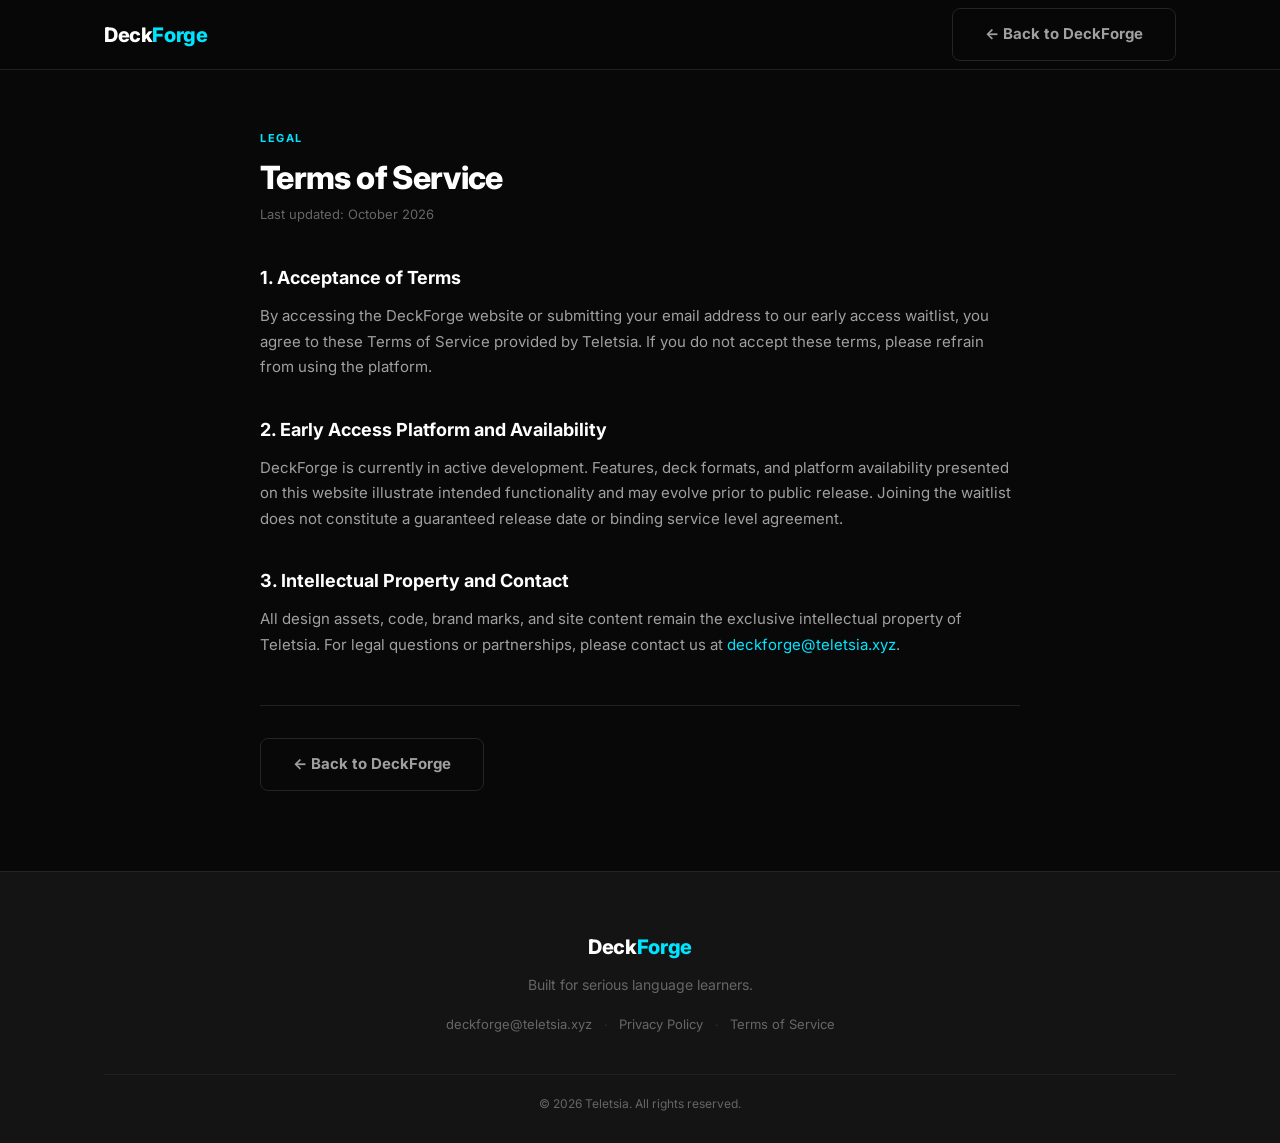
<file: terms.html>
<!DOCTYPE html>
<html lang="en">
<head>
  <meta charset="UTF-8">
  <meta name="viewport" content="width=device-width, initial-scale=1.0">
  <title>Terms of Service | DeckForge</title>
  <meta name="description" content="DeckForge Terms of Service. Review the conditions governing our early access platform and upcoming releases.">
  <meta property="og:title" content="Terms of Service | DeckForge">
  <meta property="og:description" content="DeckForge Terms of Service. Review the conditions governing our early access platform and upcoming releases.">
  <meta property="og:url" content="https://deckforge.teletsia.xyz/terms">
  <meta property="og:type" content="website">
  <meta name="twitter:card" content="summary">
  <meta name="twitter:title" content="Terms of Service | DeckForge">
  <meta name="twitter:description" content="DeckForge Terms of Service. Review the conditions governing our early access platform and upcoming releases.">
  <link rel="icon" type="image/png" sizes="64x64" href="assets/favicon-64.png">
  <link rel="icon" type="image/png" href="assets/favicon.png">
  <link rel="icon" type="image/svg+xml" href="assets/favicon.svg">
  <link rel="stylesheet" href="css/style.css">
  <script>
    if (typeof window !== 'undefined' && window.location.protocol.startsWith('http')) {
      const p = window.location.pathname;
      if (p.endsWith('.html')) {
        let c = p.slice(0, -5);
        if (c.endsWith('/index')) c = c.slice(0, -5);
        if (!c) c = '/';
        window.history.replaceState(null, '', c + window.location.search + window.location.hash);
      }
    }
  </script>
</head>
<body>
  <nav class="navbar">
    <div class="container">
      <a href="/" class="logo">Deck<span class="logo-accent">Forge</span></a>
      <div class="nav-actions">
        <a href="/" class="btn btn-secondary nav-back-btn">← Back to DeckForge</a>
      </div>
    </div>
  </nav>

  <main class="legal-page">
    <div class="container">
      <div class="legal-content">
        <span class="overline">Legal</span>
        <h1 class="section-title">Terms of Service</h1>
        <p class="legal-date">Last updated: October 2026</p>

        <section class="legal-section">
          <h2>1. Acceptance of Terms</h2>
          <p>By accessing the DeckForge website or submitting your email address to our early access waitlist, you agree to these Terms of Service provided by Teletsia. If you do not accept these terms, please refrain from using the platform.</p>
        </section>

        <section class="legal-section">
          <h2>2. Early Access Platform and Availability</h2>
          <p>DeckForge is currently in active development. Features, deck formats, and platform availability presented on this website illustrate intended functionality and may evolve prior to public release. Joining the waitlist does not constitute a guaranteed release date or binding service level agreement.</p>
        </section>

        <section class="legal-section">
          <h2>3. Intellectual Property and Contact</h2>
          <p>All design assets, code, brand marks, and site content remain the exclusive intellectual property of Teletsia. For legal questions or partnerships, please contact us at <a href="mailto:&#100;&#101;&#99;&#107;&#102;&#111;&#114;&#103;&#101;&#64;&#116;&#101;&#108;&#101;&#116;&#115;&#105;&#97;&#46;&#120;&#121;&#122;" class="text-accent mail-link">&#100;&#101;&#99;&#107;&#102;&#111;&#114;&#103;&#101;&#64;&#116;&#101;&#108;&#101;&#116;&#115;&#105;&#97;&#46;&#120;&#121;&#122;</a>.</p>
        </section>
        
        <div class="legal-back">
          <a href="/" class="btn btn-secondary">← Back to DeckForge</a>
        </div>
      </div>
    </div>
  </main>

  <footer class="footer">
    <div class="container">
      <div class="footer-top">
        <a href="/" class="logo">Deck<span class="logo-accent">Forge</span></a>
        <p class="footer-tagline">Built for serious language learners.</p>
        <div class="footer-links">
          <a href="mailto:&#100;&#101;&#99;&#107;&#102;&#111;&#114;&#103;&#101;&#64;&#116;&#101;&#108;&#101;&#116;&#115;&#105;&#97;&#46;&#120;&#121;&#122;" class="footer-link mail-link">&#100;&#101;&#99;&#107;&#102;&#111;&#114;&#103;&#101;&#64;&#116;&#101;&#108;&#101;&#116;&#115;&#105;&#97;&#46;&#120;&#121;&#122;</a>
          <span class="footer-sep">·</span>
          <a href="/privacy" class="footer-link">Privacy Policy</a>
          <span class="footer-sep">·</span>
          <a href="/terms" class="footer-link">Terms of Service</a>
        </div>
      </div>
      <div class="footer-bottom">
        <p class="copyright">© 2026 Teletsia. All rights reserved.</p>
      </div>
    </div>
  </footer>
  <script src="js/main.js"></script>
</body>
</html>
</file>
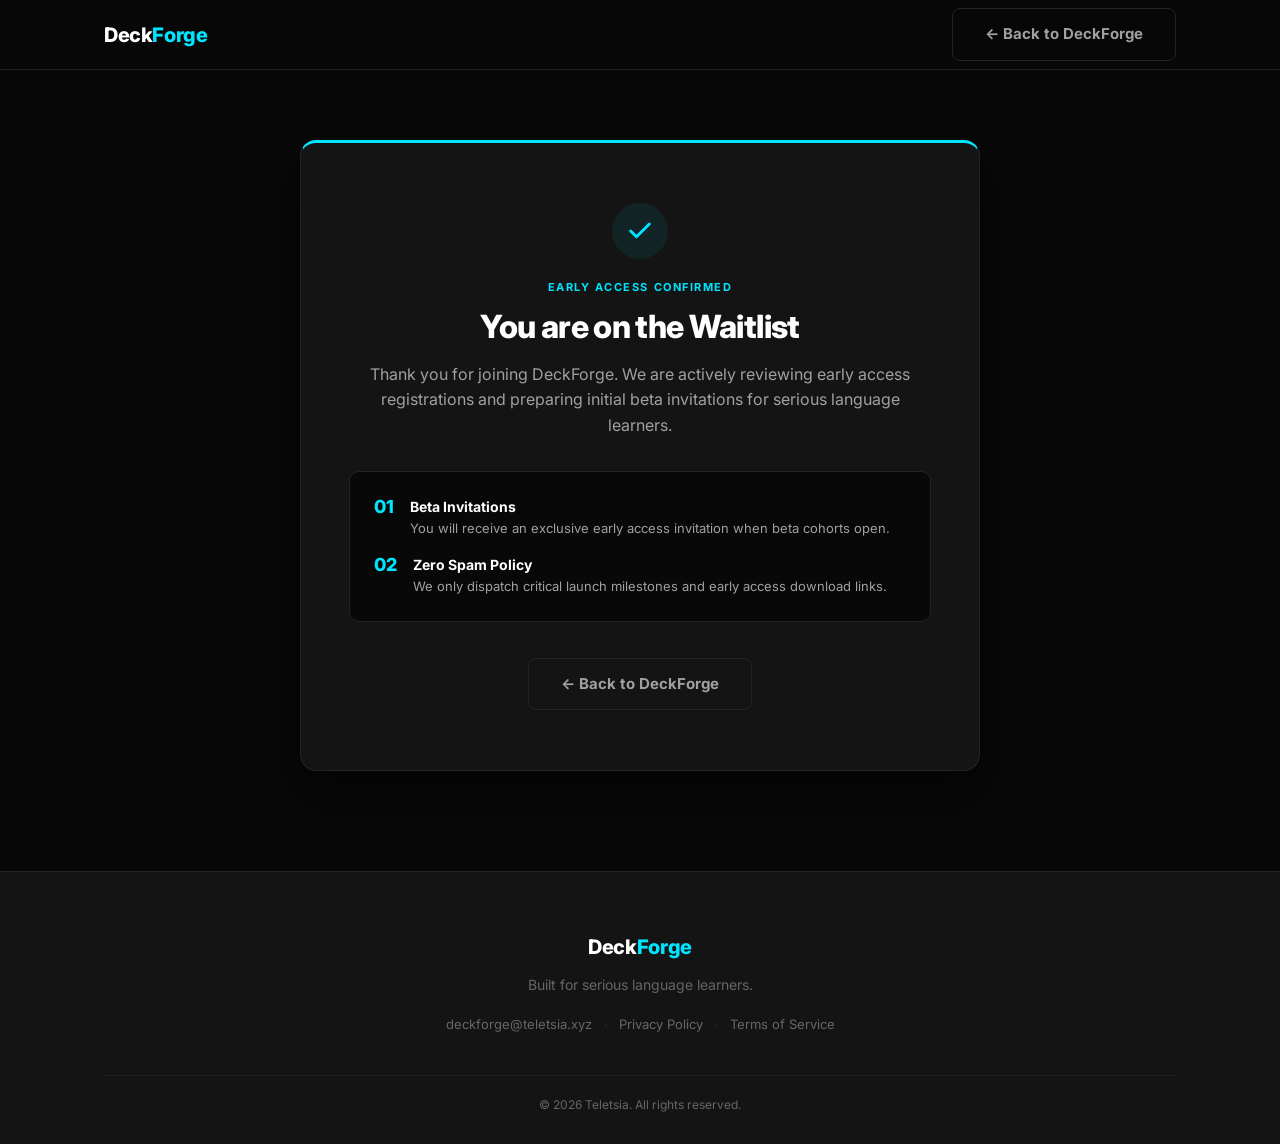
<file: thanks.html>
<!DOCTYPE html>
<html lang="en">
<head>
  <meta charset="UTF-8">
  <meta name="viewport" content="width=device-width, initial-scale=1.0">
  <title>You're on the Waitlist | DeckForge</title>
  <meta name="description" content="Thank you for joining DeckForge early access. We are preparing initial beta invitations.">
  <meta property="og:title" content="You're on the Waitlist | DeckForge">
  <meta property="og:description" content="Thank you for joining DeckForge early access. We are preparing initial beta invitations.">
  <meta property="og:url" content="https://deckforge.teletsia.xyz/thanks.html">
  <meta property="og:type" content="website">
  <meta name="twitter:card" content="summary">
  <meta name="twitter:title" content="You're on the Waitlist | DeckForge">
  <meta name="twitter:description" content="Thank you for joining DeckForge early access. We are preparing initial beta invitations.">
  <link rel="icon" type="image/png" sizes="64x64" href="assets/favicon-64.png">
  <link rel="icon" type="image/png" href="assets/favicon.png">
  <link rel="icon" type="image/svg+xml" href="assets/favicon.svg">
  <link rel="stylesheet" href="css/style.css">
</head>
<body>
  <nav class="navbar">
    <div class="container">
      <a href="index.html" class="logo">Deck<span class="logo-accent">Forge</span></a>
      <div class="nav-actions">
        <a href="index.html" class="btn btn-secondary nav-back-btn">← Back to DeckForge</a>
      </div>
    </div>
  </nav>

  <main class="thanks-page">
    <div class="container">
      <div class="thanks-card fade-in is-visible">
        <div class="thanks-icon">
          <svg viewBox="0 0 24 24" fill="none" stroke="currentColor" stroke-width="2.5" stroke-linecap="round" stroke-linejoin="round">
            <polyline points="20 6 9 17 4 12"></polyline>
          </svg>
        </div>
        <span class="overline">Early Access Confirmed</span>
        <h1 class="section-title">You are on the Waitlist</h1>
        <p class="section-subtitle">
          Thank you for joining DeckForge. We are actively reviewing early access registrations and preparing initial beta invitations for serious language learners.
        </p>
        <div class="thanks-steps">
          <div class="thanks-step">
            <span class="thanks-step-num">01</span>
            <div class="thanks-step-text">
              <strong>Beta Invitations</strong>
              <p>You will receive an exclusive early access invitation when beta cohorts open.</p>
            </div>
          </div>
          <div class="thanks-step">
            <span class="thanks-step-num">02</span>
            <div class="thanks-step-text">
              <strong>Zero Spam Policy</strong>
              <p>We only dispatch critical launch milestones and early access download links.</p>
            </div>
          </div>
        </div>
        <div class="thanks-action">
          <a href="index.html" class="btn btn-secondary">← Back to DeckForge</a>
        </div>
      </div>
    </div>
  </main>

  <footer class="footer">
    <div class="container">
      <div class="footer-top">
        <a href="index.html" class="logo">Deck<span class="logo-accent">Forge</span></a>
        <p class="footer-tagline">Built for serious language learners.</p>
        <div class="footer-links">
          <a href="mailto:&#100;&#101;&#99;&#107;&#102;&#111;&#114;&#103;&#101;&#64;&#116;&#101;&#108;&#101;&#116;&#115;&#105;&#97;&#46;&#120;&#121;&#122;" class="footer-link mail-link" data-user="deckforge" data-domain="teletsia.xyz">deckforge@teletsia.xyz</a>
          <span class="footer-sep">·</span>
          <a href="privacy.html" class="footer-link">Privacy Policy</a>
          <span class="footer-sep">·</span>
          <a href="terms.html" class="footer-link">Terms of Service</a>
        </div>
      </div>
      <div class="footer-bottom">
        <p class="copyright">© 2026 Teletsia. All rights reserved.</p>
      </div>
    </div>
  </footer>
  <script src="js/main.js"></script>
</body>
</html>
</file>
<file: css/style.css>
@import url('https://fonts.googleapis.com/css2?family=Inter:wght@400;500;700;800&display=swap');

:root {
  --bg-primary: #080808;
  --bg-card: #141414;
  --bg-elevated: #181818;
  --border: #242424;
  --border-subtle: #202020;
  --border-accent: #2A2A2A;
  --text-primary: #FFFFFF;
  --text-secondary: #A0A0A0;
  --text-muted: #666666;
  --text-dim: #7A7A7A;
  --text-cue: #7E7E7E;
  --accent: #00E5FF;
  --accent-dim: rgba(0, 229, 255, 0.08);
  --accent-glow: rgba(0, 229, 255, 0.15);
  --font: 'Inter', -apple-system, BlinkMacSystemFont, 'Segoe UI', Roboto, Helvetica, Arial, sans-serif;
}

/* ==========================================================================
   1. Reset & Base
   ========================================================================== */
*, *::before, *::after {
  box-sizing: border-box;
  margin: 0;
  padding: 0;
}

html {
  scroll-behavior: smooth;
}

body {
  background-color: var(--bg-primary);
  color: var(--text-secondary);
  font-family: var(--font);
  -webkit-font-smoothing: antialiased;
  -moz-osx-font-smoothing: grayscale;
  line-height: 1.5;
  overflow-x: hidden;
}

::selection {
  background-color: var(--accent);
  color: #080808;
}

a {
  text-decoration: none;
  color: inherit;
  transition: all 0.2s ease;
}

ul, ol {
  list-style: none;
}

button {
  border: none;
  background: none;
  font-family: inherit;
  cursor: pointer;
  color: inherit;
}

/* Scrollbar */
::-webkit-scrollbar {
  width: 8px;
}
::-webkit-scrollbar-track {
  background: var(--bg-primary);
}
::-webkit-scrollbar-thumb {
  background: var(--border);
  border-radius: 4px;
}
::-webkit-scrollbar-thumb:hover {
  background: var(--accent);
}

/* ==========================================================================
   9. Utility & Animation Classes
   ========================================================================== */
.container {
  max-width: 1120px;
  margin: 0 auto;
  padding: 0 24px;
  width: 100%;
}

.section {
  padding: 120px 0;
}

@media (max-width: 768px) {
  .section {
    padding: 80px 0;
  }
}

.overline {
  color: var(--accent);
  font-size: 11px;
  font-weight: 700;
  text-transform: uppercase;
  letter-spacing: 0.14em;
  margin-bottom: 12px;
  display: block;
}

.section-title {
  font-size: 32px;
  font-weight: 800;
  color: var(--text-primary);
  letter-spacing: -0.02em;
  line-height: 1.2;
}

@media (max-width: 768px) {
  .section-title {
    font-size: 26px;
  }
}

.section-subtitle {
  font-size: 16px;
  color: var(--text-secondary);
  max-width: 560px;
  line-height: 1.6;
  margin-top: 16px;
}

.text-center {
  text-align: center;
}
.mx-auto {
  margin-left: auto;
  margin-right: auto;
}

.fade-in {
  opacity: 0;
  transform: translateY(20px);
  transition: opacity 0.6s ease-out, transform 0.6s ease-out;
}
.fade-in.is-visible {
  opacity: 1;
  transform: translateY(0);
}

/* ==========================================================================
   2. Navigation
   ========================================================================== */
nav.navbar {
  position: fixed;
  top: 0;
  left: 0;
  width: 100%;
  background-color: rgba(8, 8, 8, 0.85);
  backdrop-filter: blur(12px);
  -webkit-backdrop-filter: blur(12px);
  z-index: 1000;
  border-bottom: 1px solid var(--border-subtle);
  height: 70px;
  display: flex;
  align-items: center;
}

nav.navbar > .container {
  display: flex;
  justify-content: space-between;
  align-items: center;
  width: 100%;
  height: 100%;
}

.logo {
  font-size: 20px;
  font-weight: 800;
  color: var(--text-primary);
  letter-spacing: -0.02em;
}

.logo-accent {
  color: var(--accent);
}

.nav-links {
  display: flex;
  gap: 32px;
}

.nav-links a {
  font-size: 12px;
  text-transform: uppercase;
  letter-spacing: 0.1em;
  color: var(--text-muted);
  font-weight: 600;
}

.nav-links a:hover {
  color: var(--accent);
}

.nav-actions {
  display: flex;
  align-items: center;
}

.nav-back-btn {
  padding: 8px 18px;
  font-size: 13px;
  font-weight: 600;
  border-radius: 6px;
  text-decoration: none;
}

.hamburger {
  display: none;
  flex-direction: column;
  gap: 5px;
  padding: 10px;
}

.hamburger span {
  display: block;
  width: 24px;
  height: 2px;
  background-color: var(--text-primary);
  transition: 0.3s;
}

.hamburger.open span:nth-child(1) {
  transform: rotate(45deg) translate(5px, 5px);
}
.hamburger.open span:nth-child(2) {
  opacity: 0;
}
.hamburger.open span:nth-child(3) {
  transform: rotate(-45deg) translate(5px, -5px);
}

@media (max-width: 768px) {
  .nav-links {
    display: none;
    position: absolute;
    top: 70px;
    left: 0;
    width: 100%;
    background-color: var(--bg-primary);
    flex-direction: column;
    padding: 24px;
    border-bottom: 1px solid var(--border);
    gap: 20px;
  }
  
  .nav-links.active {
    display: flex;
  }
  
  .hamburger {
    display: flex;
  }
}

/* ==========================================================================
   3. Hero Section
   ========================================================================== */
#hero {
  min-height: calc(100vh - 70px);
  margin-top: 70px;
  display: flex;
  flex-direction: column;
  justify-content: center;
  align-items: center;
  text-align: center;
  padding: 80px 24px 60px;
  position: relative;
  overflow: hidden;
}

/* Ambient Radial Glow behind the Hero Title */
#hero::before {
  content: '';
  position: absolute;
  top: 15%;
  left: 50%;
  transform: translateX(-50%);
  width: 850px;
  height: 480px;
  background: radial-gradient(ellipse at center, rgba(0, 229, 255, 0.08) 0%, rgba(99, 102, 241, 0.03) 45%, rgba(8, 8, 8, 0) 70%);
  filter: blur(80px);
  pointer-events: none;
  z-index: 0;
}

.hero-content {
  position: relative;
  z-index: 1;
  display: flex;
  flex-direction: column;
  align-items: center;
  text-align: center;
  max-width: 800px;
  margin: 0 auto;
}

.hero-badge {
  display: inline-flex;
  align-items: center;
  gap: 8px;
  background: linear-gradient(180deg, rgba(255, 255, 255, 0.05) 0%, rgba(20, 20, 20, 0.7) 100%);
  border: 1px solid rgba(255, 255, 255, 0.08);
  box-shadow: 0 4px 16px rgba(0, 0, 0, 0.3), inset 0 1px 0 rgba(255, 255, 255, 0.06);
  padding: 8px 18px;
  border-radius: 9999px;
  font-size: 12px;
  font-weight: 600;
  color: var(--text-secondary);
  letter-spacing: 0.05em;
  margin-bottom: 32px;
  backdrop-filter: blur(8px);
}

.hero-title {
  font-size: 48px;
  font-weight: 800;
  color: var(--text-primary);
  letter-spacing: -0.03em;
  line-height: 1.1;
  margin-bottom: 24px;
  max-width: 800px;
  text-shadow: 0 4px 20px rgba(0, 0, 0, 0.5);
}

.hero-subtitle {
  font-size: 18px;
  color: var(--text-secondary);
  max-width: 600px;
  line-height: 1.6;
  margin-bottom: 36px;
}

.hero-ctas {
  display: flex;
  gap: 16px;
  justify-content: center;
  align-items: center;
  flex-wrap: wrap;
}

.hero-ctas .btn {
  min-width: 180px;
  text-align: center;
  padding: 15px 28px;
  font-size: 15px;
  font-weight: 700;
  border-radius: 8px;
}

.btn {
  display: inline-flex;
  align-items: center;
  justify-content: center;
  font-size: 15px;
  font-weight: 700;
  padding: 14px 32px;
  border-radius: 8px;
  transition: all 0.2s ease;
}

.btn-primary {
  background-color: var(--accent);
  color: #080808;
}

.btn-primary:hover {
  filter: brightness(1.1);
  box-shadow: 0 0 24px var(--accent-glow);
}

.hero-btn-primary {
  background-color: var(--accent);
  color: #080808;
  box-shadow: 0 0 24px var(--accent-glow);
}

.hero-btn-primary:hover {
  transform: translateY(-2px);
  filter: brightness(1.1);
  box-shadow: 0 0 32px rgba(0, 229, 255, 0.35);
}

.btn-secondary {
  background-color: transparent;
  color: var(--text-secondary);
  border: 1px solid var(--border);
}

.btn-secondary:hover {
  border-color: var(--accent);
  color: var(--accent);
}

.hero-btn-secondary {
  background-color: rgba(255, 255, 255, 0.03);
  color: var(--text-primary);
  border: 1px solid var(--border);
}

.hero-btn-secondary:hover {
  background-color: rgba(255, 255, 255, 0.06);
  border-color: rgba(0, 229, 255, 0.45);
  color: var(--accent);
  transform: translateY(-2px);
}

.hero-trust-bar {
  display: flex;
  align-items: center;
  justify-content: center;
  flex-wrap: wrap;
  gap: 18px;
  margin-top: 48px;
  padding-top: 28px;
  border-top: 1px solid var(--border-subtle);
  color: var(--text-muted);
  font-size: 13px;
  letter-spacing: 0.04em;
}

.trust-item {
  display: flex;
  align-items: center;
  gap: 8px;
  font-weight: 500;
  color: var(--text-secondary);
}

.trust-icon {
  width: 16px;
  height: 16px;
  flex-shrink: 0;
  display: inline-block;
  vertical-align: middle;
  transition: transform 0.2s ease;
}

.trust-item:hover .trust-icon {
  transform: scale(1.1);
}

.trust-dot {
  width: 6px;
  height: 6px;
  border-radius: 50%;
  background-color: var(--accent);
  opacity: 0.85;
}

.trust-sep {
  color: var(--border);
  font-size: 14px;
}

@media (max-width: 600px) {
  .hero-trust-bar {
    gap: 10px;
    font-size: 12px;
    margin-top: 36px;
    padding-top: 20px;
  }
  .trust-sep {
    display: none;
  }
  .trust-item {
    background-color: #141414;
    border: 1px solid var(--border);
    padding: 6px 12px;
    border-radius: 6px;
  }
}

@media (max-width: 768px) {
  .hero-title {
    font-size: 32px;
  }
  .hero-ctas {
    flex-direction: column;
    width: 100%;
    max-width: 320px;
  }
  .hero-ctas .btn {
    width: 100%;
    min-width: unset;
  }
  .hero-start-wrapper {
    width: 100%;
    max-width: 320px;
    margin-top: 24px;
  }
  .hero-ctas {
    flex-direction: column;
    width: 100%;
    gap: 12px;
  }
  .hero-ctas .btn {
    width: 100%;
    min-width: unset;
  }
  .btn {
    width: 100%;
  }
}

/* ==========================================================================
   4. How It Works
   ========================================================================== */
.steps-grid {
  display: grid;
  grid-template-columns: repeat(3, 1fr);
  gap: 32px;
  margin-top: 60px;
  position: relative;
}

.step-card {
  background: linear-gradient(180deg, rgba(24, 24, 24, 0.95) 0%, rgba(16, 16, 16, 0.98) 100%);
  border: 1px solid var(--border);
  border-radius: 14px;
  padding: 32px;
  position: relative;
  z-index: 2;
  display: flex;
  flex-direction: column;
  height: 100%;
  box-shadow: 0 8px 24px rgba(0, 0, 0, 0.4);
  transition: transform 0.3s ease, border-color 0.3s ease, box-shadow 0.3s ease;
}

.step-card:hover {
  transform: translateY(-4px);
  border-color: rgba(0, 229, 255, 0.35);
  box-shadow: 0 16px 36px -8px rgba(0, 0, 0, 0.8),
              0 0 24px -4px rgba(0, 229, 255, 0.12);
}

.step-number {
  font-size: 48px;
  font-weight: 800;
  color: var(--accent);
  opacity: 0.3;
  line-height: 1;
  margin-bottom: 24px;
  transition: opacity 0.3s ease, text-shadow 0.3s ease;
}

.step-card:hover .step-number {
  opacity: 0.7;
  text-shadow: 0 0 20px rgba(0, 229, 255, 0.35);
}

.step-title {
  font-size: 20px;
  font-weight: 700;
  color: var(--text-primary);
  margin-bottom: 12px;
}

.step-desc {
  font-size: 15px;
  color: var(--text-secondary);
  line-height: 1.6;
  margin-bottom: 20px;
}

.step-table {
  width: 100%;
  border-collapse: collapse;
  margin-top: auto;
  border-top: 1px solid var(--border-subtle);
  font-size: 13px;
}

.step-table tr {
  border-bottom: 1px solid rgba(255, 255, 255, 0.04);
}

.step-table tr:last-child {
  border-bottom: none;
}

.step-table td {
  padding: 10px 0;
  vertical-align: top;
  line-height: 1.45;
}

.step-table .table-key {
  width: 105px;
  min-width: 105px;
  color: var(--text-primary);
  font-weight: 600;
  padding-right: 12px;
  white-space: nowrap;
}

.step-table .table-key::before {
  content: '•';
  color: var(--accent);
  margin-right: 6px;
  font-size: 13px;
}

.step-table .table-val {
  color: var(--text-secondary);
}

@media (min-width: 769px) {
  .step-card:not(:last-child)::after {
    content: '';
    position: absolute;
    top: 56px;
    right: -32px;
    width: 32px;
    border-top: 2px dotted rgba(0, 229, 255, 0.2);
    z-index: 1;
  }
}

@media (max-width: 768px) {
  .steps-grid {
    grid-template-columns: 1fr;
  }
}

/* ==========================================================================
   5. Card Preview
   ========================================================================== */
.preview-grid {
  display: grid;
  grid-template-columns: 1fr 1fr;
  gap: 40px;
  margin-top: 60px;
}

.preview-col {
  display: flex;
  flex-direction: column;
  align-items: center;
  height: 100%;
}

.preview-col .card-box {
  flex: 1;
  display: flex;
  flex-direction: column;
}

.preview-label {
  font-size: 12px;
  color: var(--text-muted);
  text-transform: uppercase;
  letter-spacing: 0.1em;
  margin-top: 24px;
  font-weight: 600;
}

.preview-caption {
  text-align: center;
  font-size: 14px;
  color: var(--text-secondary);
  margin-top: 40px;
  max-width: 600px;
  margin-left: auto;
  margin-right: auto;
}

@media (max-width: 768px) {
  .preview-grid {
    grid-template-columns: 1fr;
  }
}

/* Anki Card Scoped Styles */
.preview-area {
  width: 100%;
}

.preview-area .card-box {
  background: linear-gradient(180deg, rgba(24, 24, 24, 0.98) 0%, rgba(14, 14, 14, 0.98) 100%);
  border: 1px solid rgba(255, 255, 255, 0.08);
  border-top: 3px solid var(--accent);
  border-radius: 14px;
  max-width: 560px;
  margin: 0 auto;
  padding: 32px 28px;
  box-shadow: 0 20px 48px rgba(0, 0, 0, 0.7),
              0 0 32px -8px rgba(0, 229, 255, 0.1);
  width: 100%;
}

.preview-area .front-center {
  text-align: center;
  padding: 42px 28px;
  margin: auto 0;
  width: 100%;
}

.preview-area .badge-row {
  display: flex;
  align-items: center;
  margin-bottom: 22px;
}

.preview-area .front-center .badge-row {
  justify-content: center;
}

.preview-area .word-title {
  font-size: 36px;
  font-weight: 800;
  color: #FFFFFF;
  letter-spacing: -0.02em;
  line-height: 1.15;
}

.preview-area .type-badge {
  display: inline-block;
  flex: 0 0 auto;
  white-space: nowrap;
  font-size: 10px;
  font-weight: 700;
  letter-spacing: 0.14em;
  text-transform: uppercase;
  color: var(--text-dim);
  background-color: #1B1B1B;
  border: 1px solid var(--border-accent);
  padding: 4px 10px;
  border-radius: 6px;
}

.preview-area .header-row {
  display: flex;
  align-items: baseline;
  justify-content: space-between;
  margin-bottom: 22px;
  padding-bottom: 14px;
  border-bottom: 1px solid var(--border-subtle);
  flex-wrap: nowrap;
  gap: 14px;
}

.preview-area .word-group {
  display: flex;
  flex-direction: column;
  align-items: flex-start;
  gap: 4px;
  flex: 1 1 auto;
  min-width: 0;
}

.preview-area .word-title-back {
  font-size: 28px;
  font-weight: 800;
  color: #FFFFFF;
  letter-spacing: -0.02em;
}

.preview-area .turkish-cue {
  font-size: 15px;
  font-weight: 500;
  color: var(--text-cue);
  letter-spacing: 0.01em;
}

.preview-area .meaning-box {
  background-color: var(--bg-elevated);
  border: 1px solid #282828;
  border-radius: 10px;
  padding: 18px 20px;
  margin-bottom: 20px;
}

.preview-area .section-label {
  font-size: 9px;
  font-weight: 700;
  letter-spacing: 0.14em;
  text-transform: uppercase;
  color: var(--text-muted);
  margin-bottom: 8px;
  display: block;
}

.preview-area .meaning-text {
  font-size: 16px;
  font-weight: 500;
  color: #FFFFFF;
  line-height: 1.5;
}

.preview-area .synonym-tag, 
.preview-area .synonym-tag * {
  color: var(--accent) !important;
}

.preview-area .synonym-tag {
  display: block;
  font-size: 13.5px;
  font-weight: 700;
  margin-top: 6px;
  margin-bottom: 0;
  letter-spacing: 0.02em;
}

.preview-area .sentence-box {
  background-color: #0E0E0E;
  border-left: 3px solid #2E2E2E;
  border-radius: 0 8px 8px 0;
  padding: 16px 20px;
}

.preview-area .quote-text {
  margin: 6px 0 0 0;
  font-size: 14.5px;
  font-style: italic;
  line-height: 1.6;
  color: #D4D4D4;
}

.preview-area .quote-text b {
  color: #FFFFFF !important;
  font-weight: 700;
  font-style: normal;
  text-decoration: underline;
  text-decoration-color: #4A4A4A;
  text-underline-offset: 3px;
}

/* ==========================================================================
   6. Features Grid
   ========================================================================== */
.features-grid {
  display: grid;
  grid-template-columns: repeat(2, 1fr);
  gap: 24px;
  margin-top: 60px;
}

.feature-card {
  background: linear-gradient(180deg, rgba(22, 22, 22, 0.95) 0%, rgba(15, 15, 15, 0.98) 100%);
  border: 1px solid var(--border);
  border-radius: 14px;
  padding: 28px;
  box-shadow: 0 6px 20px rgba(0, 0, 0, 0.35);
  transition: transform 0.3s ease, border-color 0.3s ease, box-shadow 0.3s ease;
}

.feature-card:hover {
  border-color: rgba(0, 229, 255, 0.3);
  transform: translateY(-4px);
  box-shadow: 0 14px 32px -8px rgba(0, 0, 0, 0.7),
              0 0 20px -4px rgba(0, 229, 255, 0.08);
}

.feature-icon {
  width: 40px;
  height: 40px;
  background-color: var(--accent-dim);
  border-radius: 50%;
  display: flex;
  align-items: center;
  justify-content: center;
  color: var(--accent);
}

.feature-icon svg {
  width: 20px;
  height: 20px;
}

.feature-title {
  font-size: 18px;
  font-weight: 700;
  color: var(--text-primary);
  margin-top: 16px;
  margin-bottom: 8px;
}

.feature-desc {
  font-size: 14px;
  color: var(--text-secondary);
  line-height: 1.6;
}

@media (max-width: 768px) {
  .features-grid {
    grid-template-columns: 1fr;
  }
}

/* ==========================================================================
   7. Anki Integration
   ========================================================================== */
.integration-split {
  display: grid;
  grid-template-columns: 1fr 1fr;
  gap: 60px;
  align-items: center;
}

.integration-content p {
  font-size: 16px;
  color: var(--text-secondary);
  line-height: 1.6;
  margin-top: 16px;
}

.integration-workflow {
  display: flex;
  flex-direction: column;
  gap: 20px;
  position: relative;
  padding-left: 20px;
}

.integration-workflow::before {
  content: '';
  position: absolute;
  top: 20px;
  bottom: 20px;
  left: 0;
  width: 2px;
  border-left: 2px dotted var(--accent);
  opacity: 0.5;
}

.workflow-step {
  background-color: var(--bg-card);
  border: 1px solid var(--border);
  border-left: 3px solid var(--accent);
  padding: 16px 20px;
  border-radius: 8px;
  position: relative;
  display: flex;
  align-items: center;
  gap: 16px;
}

.workflow-step::before {
  content: '';
  position: absolute;
  left: -25px;
  top: 50%;
  transform: translateY(-50%);
  width: 10px;
  height: 10px;
  background-color: var(--bg-primary);
  border: 2px solid var(--accent);
  border-radius: 50%;
  z-index: 2;
}

.workflow-step-text {
  font-weight: 600;
  color: var(--text-primary);
  font-size: 15px;
}

@media (max-width: 768px) {
  .integration-split {
    grid-template-columns: 1fr;
    gap: 40px;
  }
}

/* ==========================================================================
   8. Footer
   ========================================================================== */
.footer {
  background-color: var(--bg-card);
  border-top: 1px solid var(--border);
  padding: 60px 0 30px;
}

.footer-top {
  display: flex;
  flex-direction: column;
  align-items: center;
  text-align: center;
  margin-bottom: 40px;
}

.footer-tagline {
  color: var(--text-muted);
  margin-top: 12px;
  font-size: 14px;
}

.footer-bottom {
  text-align: center;
  border-top: 1px solid var(--border-subtle);
  padding-top: 20px;
}

.copyright {
  font-size: 12px;
  color: var(--text-muted);
}


/* ==========================================================================
   Additional styles: scroll padding, text-accent, section padding,
   nav active state, integration list, workflow text, navbar scrolled
   ========================================================================== */

html {
  scroll-padding-top: 80px;
}

.text-accent {
  color: var(--accent);
}

/* Section padding for sections using the class */
#hero ~ section:not(.section) {
  padding: 120px 0;
}
@media (max-width: 768px) {
  #hero ~ section:not(.section) {
    padding: 80px 0;
  }
}

.section-header {
  text-align: center;
  margin-bottom: 0;
}
.section-header .section-subtitle {
  margin-left: auto;
  margin-right: auto;
}

/* Nav link active state */
.nav-links a.active {
  color: var(--accent);
}

/* Navbar scrolled state */
nav.navbar.scrolled {
  background-color: rgba(8, 8, 8, 0.95);
  box-shadow: 0 1px 10px rgba(0, 0, 0, 0.5);
}

/* Integration list */
.integration-list {
  margin-top: 24px;
  display: flex;
  flex-direction: column;
  gap: 12px;
}

.integration-list li {
  font-size: 15px;
  color: var(--text-secondary);
  padding-left: 20px;
  position: relative;
  line-height: 1.5;
}

.integration-list li::before {
  content: '';
  position: absolute;
  left: 0;
  top: 8px;
  width: 8px;
  height: 8px;
  border-radius: 50%;
  background-color: var(--accent);
  opacity: 0.6;
}

/* Workflow icon */
.workflow-icon {
  width: 36px;
  height: 36px;
  min-width: 36px;
  background-color: var(--accent-dim);
  border-radius: 50%;
  display: flex;
  align-items: center;
  justify-content: center;
  color: var(--accent);
}

.workflow-icon svg {
  width: 18px;
  height: 18px;
}

/* Workflow text */
.workflow-text {
  display: flex;
  flex-direction: column;
  gap: 2px;
}

.workflow-step-title {
  font-weight: 600;
  color: var(--text-primary);
  font-size: 15px;
}

.workflow-step-desc {
  font-size: 13px;
  color: var(--text-muted);
}


/* ==========================================================================
   Waitlist Section
   ========================================================================== */
.waitlist-section {
  padding: 100px 0 120px;
  position: relative;
  overflow: hidden;
}

.waitlist-section::before {
  content: '';
  position: absolute;
  top: 50%;
  left: 50%;
  transform: translate(-50%, -50%);
  width: 700px;
  height: 420px;
  background: radial-gradient(ellipse at center, rgba(0, 229, 255, 0.07) 0%, rgba(99, 102, 241, 0.03) 45%, rgba(8, 8, 8, 0) 70%);
  filter: blur(80px);
  pointer-events: none;
  z-index: 0;
}

.waitlist-card {
  position: relative;
  z-index: 1;
  background: linear-gradient(180deg, rgba(24, 24, 24, 0.98) 0%, rgba(14, 14, 14, 0.98) 100%);
  border: 1px solid var(--border);
  border-top: 3px solid var(--accent);
  border-radius: 16px;
  padding: 60px 40px;
  text-align: center;
  max-width: 720px;
  margin: 0 auto;
  box-shadow: 0 24px 60px rgba(0, 0, 0, 0.6),
              0 0 36px -6px rgba(0, 229, 255, 0.1);
}

.waitlist-card .section-subtitle {
  margin-left: auto;
  margin-right: auto;
  margin-bottom: 36px;
}

.waitlist-form {
  max-width: 520px;
  margin: 0 auto;
  display: flex;
  flex-direction: column;
  align-items: center;
  gap: 16px;
}

.waitlist-input-wrapper {
  display: flex;
  width: 100%;
  gap: 12px;
}

.waitlist-input {
  flex: 1;
  background-color: var(--bg-primary);
  border: 1px solid var(--border);
  color: var(--text-primary);
  font-family: inherit;
  font-size: 15px;
  padding: 14px 20px;
  border-radius: 8px;
  outline: none;
  transition: border-color 0.2s ease, box-shadow 0.2s ease;
}

.waitlist-input::placeholder {
  color: var(--text-muted);
}

.waitlist-input:focus {
  border-color: var(--accent);
  box-shadow: 0 0 0 3px var(--accent-dim);
}

.waitlist-submit-btn {
  white-space: nowrap;
  padding: 14px 28px;
  cursor: pointer;
}

.waitlist-note {
  font-size: 13px;
  color: var(--text-muted);
}

.waitlist-success {
  display: none;
  align-items: center;
  gap: 8px;
  background-color: var(--bg-elevated);
  border: 1px solid var(--accent);
  color: var(--text-primary);
  font-size: 14px;
  font-weight: 500;
  padding: 12px 20px;
  border-radius: 8px;
  margin-top: 8px;
  width: 100%;
  justify-content: center;
}

.waitlist-success.is-visible {
  display: flex;
  animation: fadeIn 0.4s ease forwards;
}

@keyframes fadeIn {
  from { opacity: 0; transform: translateY(-4px); }
  to { opacity: 1; transform: translateY(0); }
}

@media (max-width: 600px) {
  .waitlist-card {
    padding: 40px 20px;
  }
  .waitlist-input-wrapper {
    flex-direction: column;
  }
  .waitlist-submit-btn {
    width: 100%;
  }
}

/* ==========================================================================
   Footer Links & Corporate Email
   ========================================================================== */
.footer-links {
  display: flex;
  align-items: center;
  justify-content: center;
  flex-wrap: wrap;
  gap: 12px;
  margin-top: 20px;
}

.footer-link {
  font-size: 13px;
  color: var(--text-muted);
  transition: color 0.2s ease;
}

.footer-link:hover {
  color: var(--accent);
}

.footer-sep {
  color: #333333;
  font-size: 12px;
}

/* ==========================================================================
   Legal Pages (Privacy & Terms)
   ========================================================================== */
.legal-page {
  padding: 130px 0 80px;
  min-height: calc(100vh - 200px);
}

.legal-content {
  max-width: 760px;
  margin: 0 auto;
}

.legal-date {
  font-size: 13px;
  color: var(--text-muted);
  margin: 8px 0 40px;
}

.legal-section {
  margin-bottom: 36px;
}

.legal-section h2 {
  font-size: 18px;
  font-weight: 700;
  color: var(--text-primary);
  margin-bottom: 12px;
}

.legal-section p {
  font-size: 15px;
  color: var(--text-secondary);
  line-height: 1.7;
}

.legal-back {
  margin-top: 48px;
  padding-top: 32px;
  border-top: 1px solid var(--border-subtle);
}


/* ==========================================================================
   Technical Deep-Dive / LLM Contextual Pipeline
   ========================================================================== */
.tech-deepdive {
  margin-top: 50px;
  background-color: var(--bg-card);
  border: 1px solid var(--border);
  border-left: 3px solid var(--accent);
  border-radius: 14px;
  padding: 40px;
}

.tech-deepdive-header {
  display: flex;
  flex-direction: column;
  gap: 8px;
  margin-bottom: 16px;
}

.tech-badge {
  display: inline-block;
  align-self: flex-start;
  font-size: 11px;
  font-weight: 700;
  letter-spacing: 0.12em;
  text-transform: uppercase;
  color: var(--accent);
  background-color: var(--accent-dim);
  padding: 4px 10px;
  border-radius: 6px;
}

.tech-deepdive-title {
  font-size: 22px;
  font-weight: 800;
  color: var(--text-primary);
  letter-spacing: -0.01em;
}

.tech-deepdive-desc {
  font-size: 15px;
  color: var(--text-secondary);
  line-height: 1.7;
  max-width: 900px;
}

.tech-metrics {
  display: grid;
  grid-template-columns: repeat(3, 1fr);
  gap: 24px;
  margin-top: 32px;
  padding-top: 24px;
  border-top: 1px solid var(--border-subtle);
}

.tech-metric {
  display: flex;
  flex-direction: column;
  gap: 6px;
}

.metric-num {
  font-size: 24px;
  font-weight: 800;
  color: var(--accent);
  letter-spacing: -0.02em;
}

.metric-label {
  font-size: 13px;
  color: var(--text-muted);
  line-height: 1.5;
}

@media (max-width: 768px) {
  .tech-deepdive {
    padding: 28px 20px;
  }
  .tech-metrics {
    grid-template-columns: 1fr;
    gap: 16px;
  }
}

/* ==========================================================================
   Founder's Note / Mission Section
   ========================================================================== */
.founder-section {
  padding: 80px 0 100px;
}

.founder-card {
  background: linear-gradient(180deg, rgba(22, 22, 22, 0.95) 0%, rgba(14, 14, 14, 0.98) 100%);
  border: 1px solid var(--border);
  border-radius: 16px;
  padding: 56px 48px;
  max-width: 860px;
  margin: 0 auto;
  box-shadow: 0 16px 44px rgba(0, 0, 0, 0.5);
}

.founder-header {
  margin-bottom: 24px;
}

.founder-body {
  display: flex;
  flex-direction: column;
  gap: 18px;
}

.founder-body p {
  font-size: 16px;
  color: var(--text-secondary);
  line-height: 1.75;
}

.founder-signoff {
  margin-top: 16px;
  padding-top: 24px;
  border-top: 1px solid var(--border-subtle);
  display: flex;
  flex-direction: column;
  gap: 4px;
}

.founder-team {
  font-size: 16px;
  font-weight: 700;
  color: var(--text-primary);
}

.founder-sub {
  font-size: 13px;
  color: var(--accent);
}

@media (max-width: 768px) {
  .founder-card {
    padding: 36px 24px;
  }
}

/* ==========================================================================
   Waitlist Consent Checkbox
   ========================================================================== */
.waitlist-consent {
  display: flex;
  align-items: center;
  justify-content: center;
  gap: 8px;
  font-size: 12.5px;
  color: var(--text-muted);
  cursor: pointer;
  user-select: none;
}

.waitlist-consent input[type="checkbox"] {
  accent-color: var(--accent);
  width: 15px;
  height: 15px;
  cursor: pointer;
}

.waitlist-consent a {
  text-decoration: underline;
  text-underline-offset: 2px;
}

/* ==========================================================================
   Thanks Confirmation Page
   ========================================================================== */
.thanks-page {
  padding: 140px 0 100px;
  min-height: calc(100vh - 220px);
  display: flex;
  align-items: center;
}

.thanks-card {
  background-color: var(--bg-card);
  border: 1px solid var(--border);
  border-top: 3px solid var(--accent);
  border-radius: 16px;
  padding: 60px 48px;
  max-width: 680px;
  margin: 0 auto;
  text-align: center;
  box-shadow: 0 24px 60px rgba(0, 0, 0, 0.6);
}

.thanks-icon {
  width: 56px;
  height: 56px;
  border-radius: 50%;
  background-color: var(--accent-dim);
  color: var(--accent);
  display: flex;
  align-items: center;
  justify-content: center;
  margin: 0 auto 20px;
}

.thanks-icon svg {
  width: 28px;
  height: 28px;
}

.thanks-card .section-subtitle {
  margin-left: auto;
  margin-right: auto;
  margin-bottom: 32px;
}

.thanks-steps {
  display: flex;
  flex-direction: column;
  gap: 16px;
  text-align: left;
  margin: 28px 0 36px;
  padding: 24px;
  background-color: var(--bg-primary);
  border: 1px solid var(--border);
  border-radius: 10px;
}

.thanks-step {
  display: flex;
  gap: 16px;
  align-items: flex-start;
}

.thanks-step-num {
  font-size: 18px;
  font-weight: 800;
  color: var(--accent);
  line-height: 1;
  padding-top: 2px;
}

.thanks-step-text strong {
  display: block;
  font-size: 14px;
  color: var(--text-primary);
  margin-bottom: 2px;
}

.thanks-step-text p {
  font-size: 13px;
  color: var(--text-secondary);
  line-height: 1.5;
  margin: 0;
}

.thanks-action {
  margin-top: 24px;
}

@media (max-width: 600px) {
  .thanks-card {
    padding: 40px 24px;
  }
}
</file>
